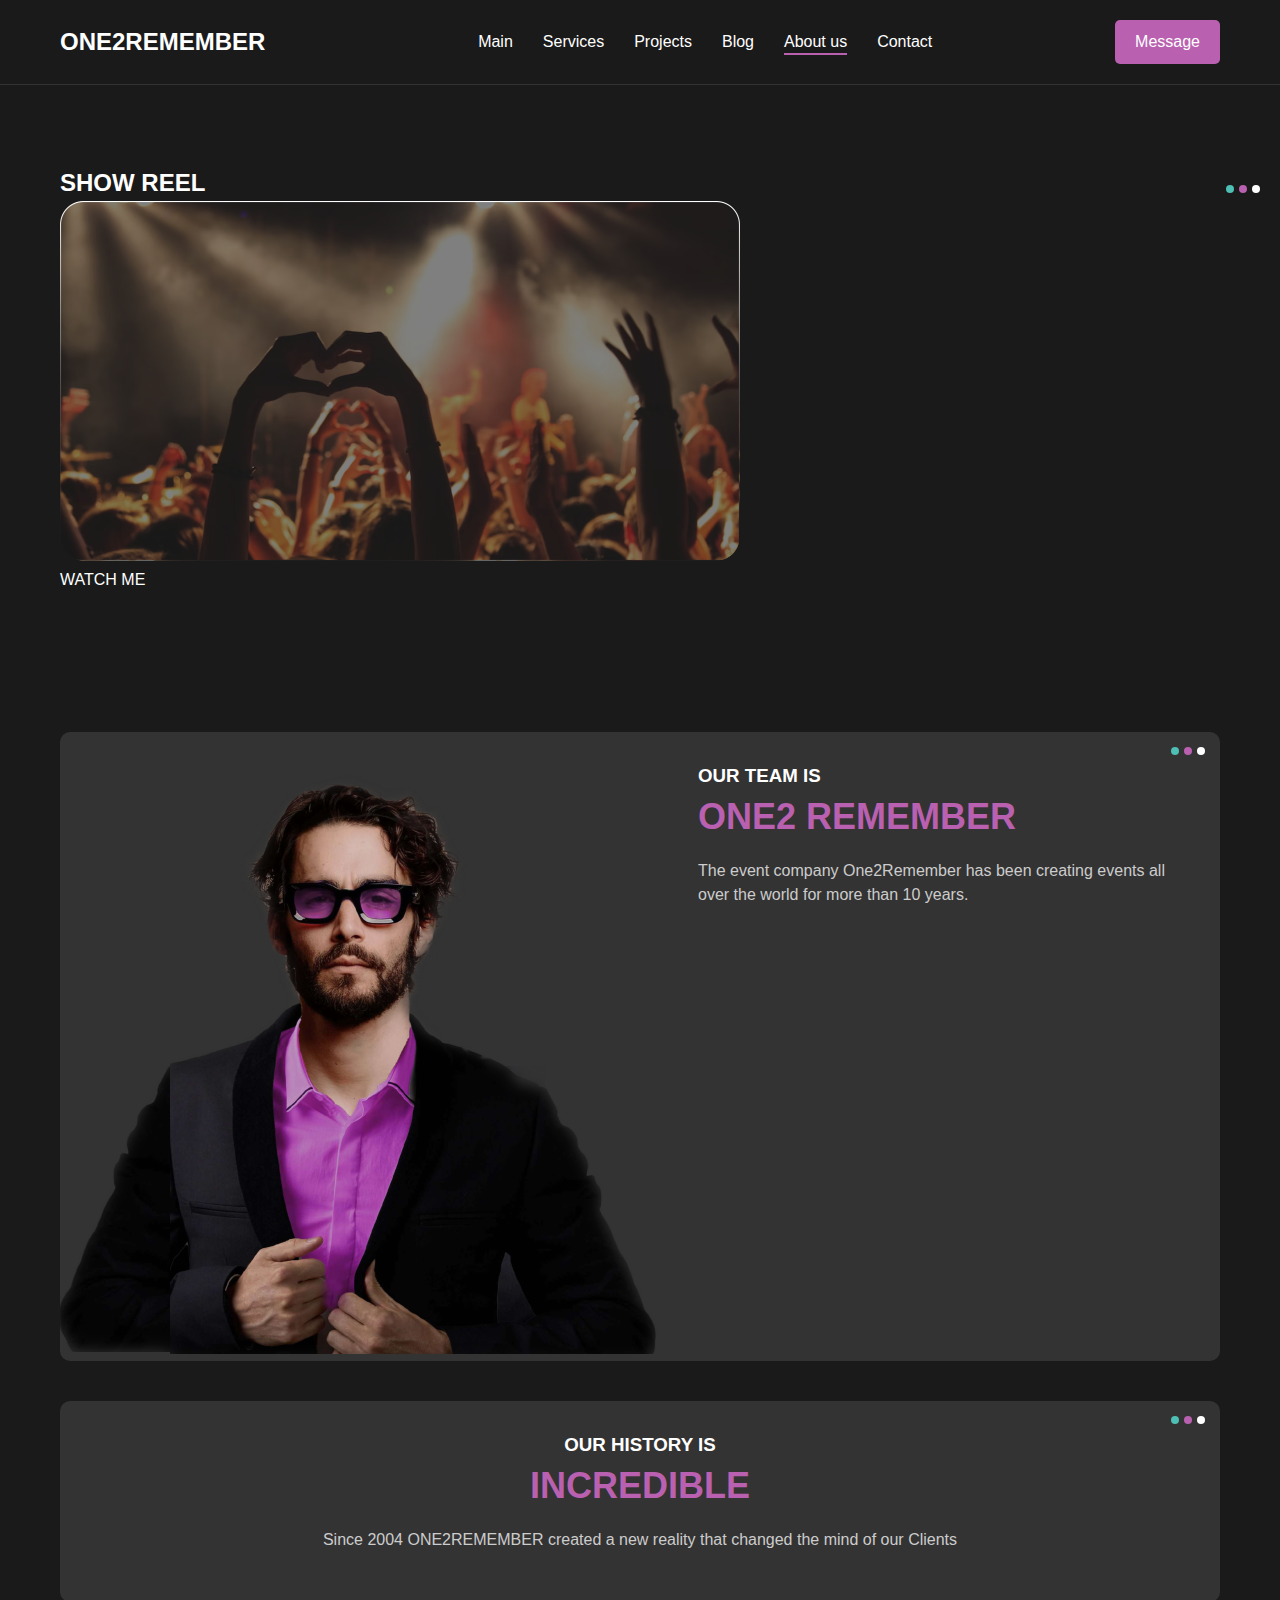
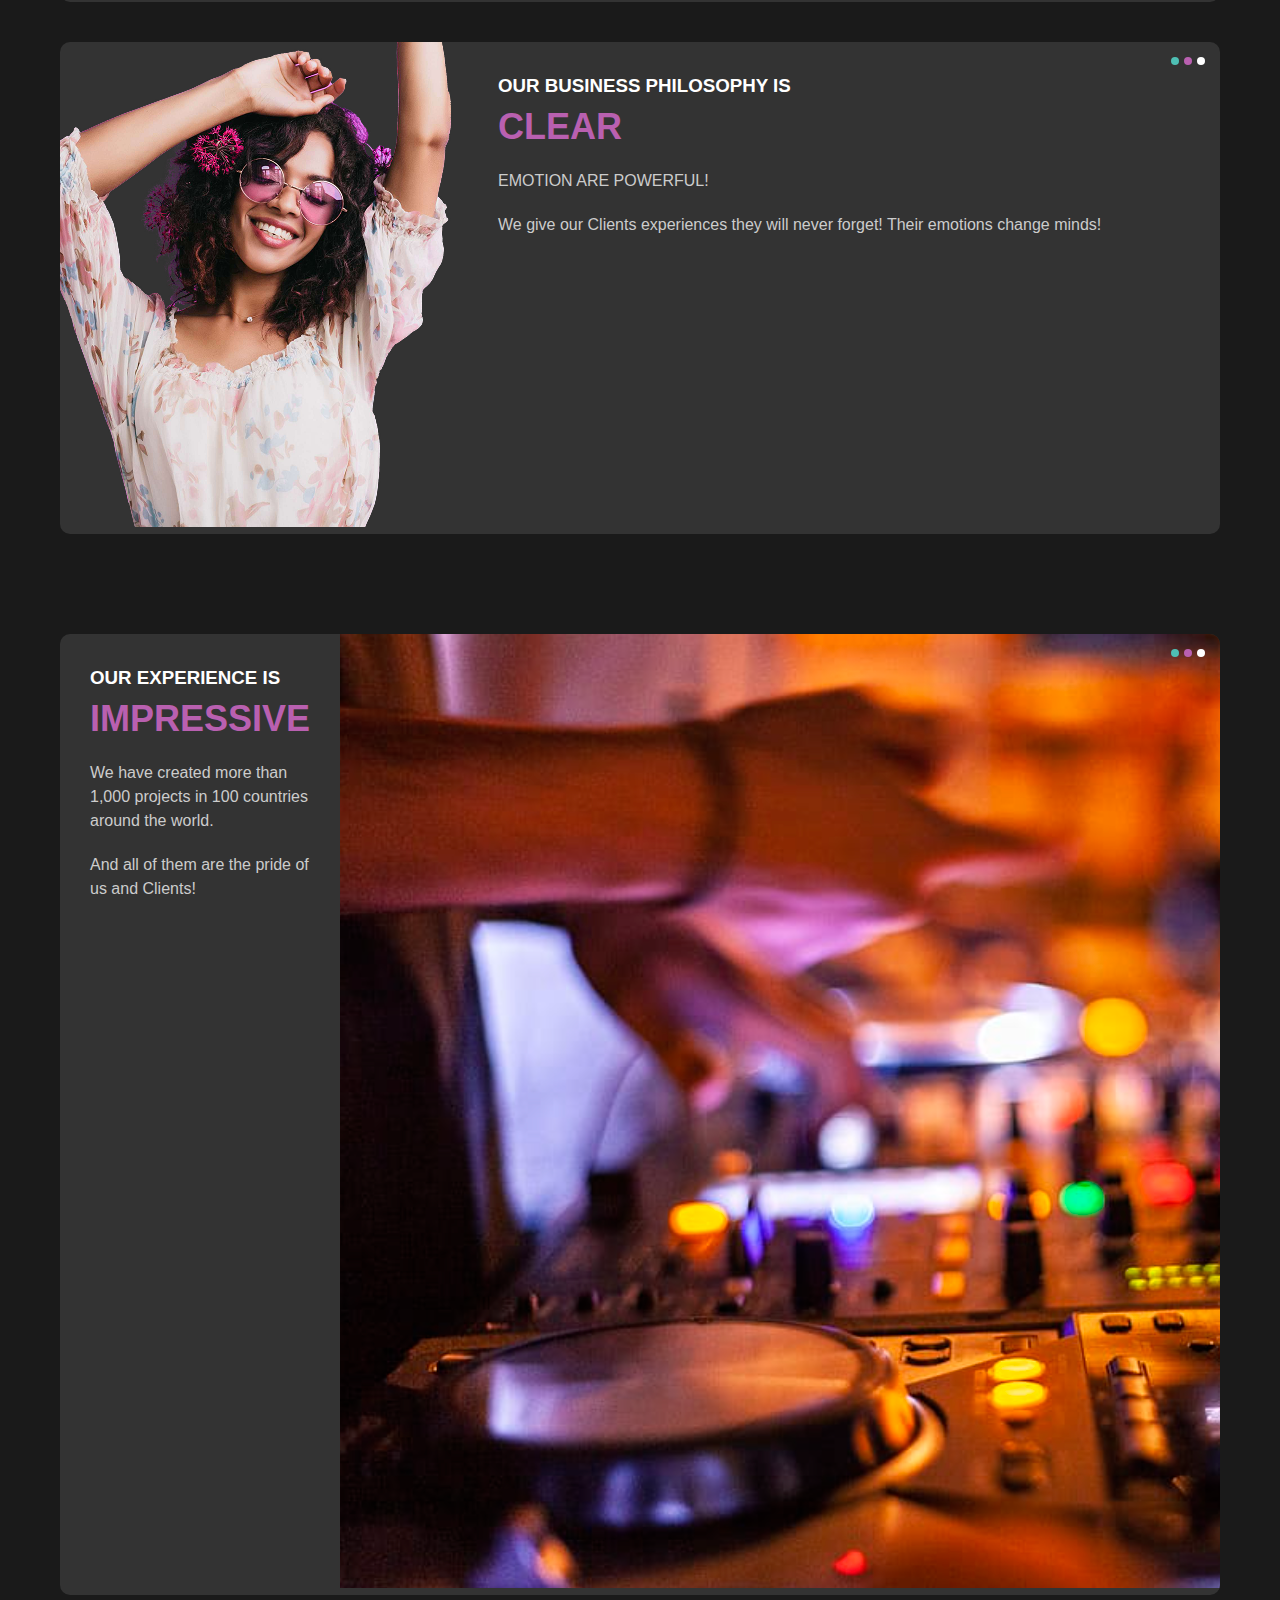
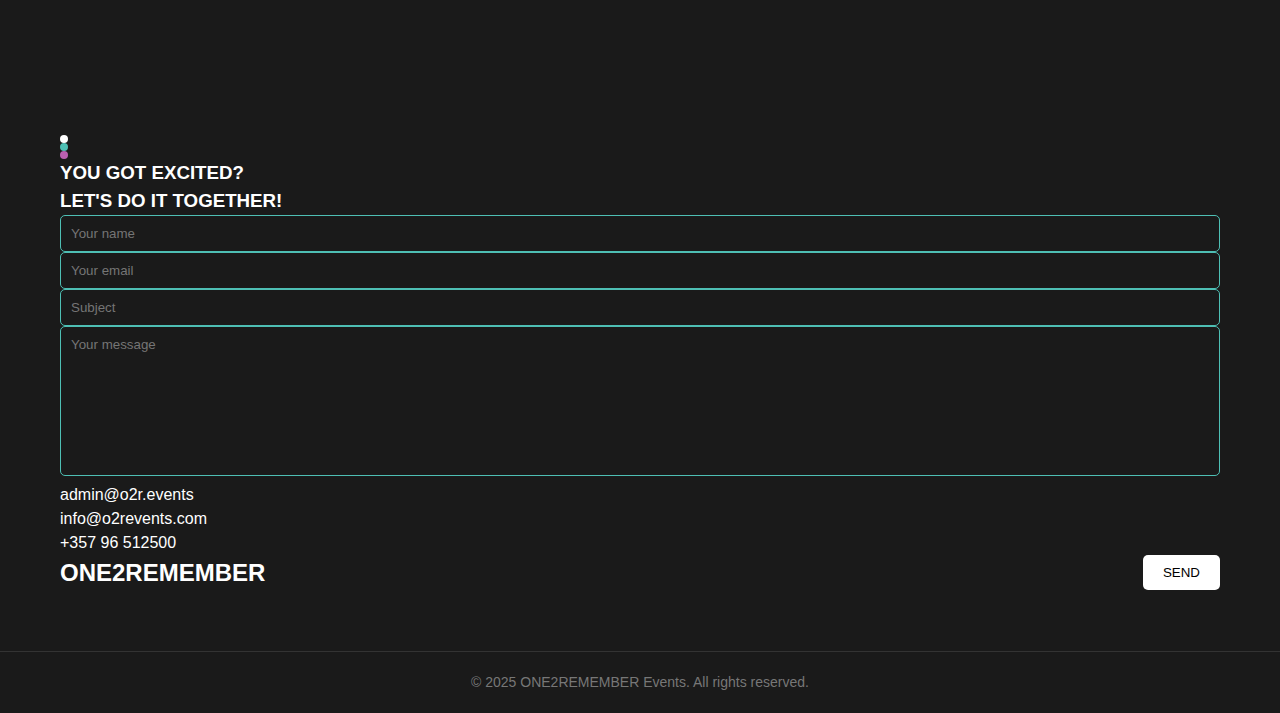
<file: about.html>
<!DOCTYPE html>
<html lang="en">
<head>
  <meta charset="UTF-8">
  <meta name="viewport" content="width=device-width, initial-scale=1.0">
  <title>About Us - ONE2REMEMBER Events</title>
  <link rel="stylesheet" href="css/styles.css">
</head>
<body>
  <header>
    <div class="container">
      <div class="nav-container">
        <a href="index.html" class="logo">ONE2REMEMBER</a>
        <nav>
          <ul class="nav-menu">
            <li><a href="index.html">Main</a></li>
            <li><a href="services.html">Services</a></li>
            <li><a href="projects.html">Projects</a></li>
            <li><a href="blog.html">Blog</a></li>
            <li><a href="about.html" class="active">About us</a></li>
            <li><a href="contact.html">Contact</a></li>
          </ul>
          <div class="menu-toggle">
            <svg width="24" height="24" viewBox="0 0 24 24" fill="none" xmlns="http://www.w3.org/2000/svg">
              <path d="M3 12H21" stroke="white" stroke-width="2" stroke-linecap="round" stroke-linejoin="round"/>
              <path d="M3 6H21" stroke="white" stroke-width="2" stroke-linecap="round" stroke-linejoin="round"/>
              <path d="M3 18H21" stroke="white" stroke-width="2" stroke-linecap="round" stroke-linejoin="round"/>
            </svg>
          </div>
        </nav>
        <a href="contact.html" class="button">Message</a>
      </div>
    </div>
  </header>

  <section class="showreel">
    <div class="container">
      <h2> SHOW REEL</h2>
      <div class="showreel-content">
        <a href="https://www.youtube.com/watch?v=4tZA5FHB4pw&ab_channel=One2remember">
          <img src="images/showreel.png" alt="Showreel">
        </a>
        <div class="play-button">
          <span></span>
        </div>
        <div class="watch-me">WATCH ME</div>
        <div class="dots-indicator" style="position: absolute; top: 20px; right: 20px;">
          <div class="colored-dot teal"></div>
          <div class="colored-dot purple"></div>
          <div class="colored-dot white"></div>
        </div>
      </div>
    </div>
  </section>

  <section class="about-section">
    <div class="container">
      <div class="about-card">
        <div class="about-image">
          <img src="images/OurTeam.png" alt="Our Team">
        </div>
        <div class="about-content">
          <h3>OUR TEAM IS</h3>
          <div class="about-highlight">ONE2 REMEMBER</div>
          <p class="about-text">The event company One2Remember has been creating events all over the world for more than 10 years.</p>
        </div>
        <div class="dots-indicator">
          <div class="colored-dot teal"></div>
          <div class="colored-dot purple"></div>
          <div class="colored-dot white"></div>
        </div>
      </div>

      <div class="about-card centered-about-card">
        <div class="about-content">
          <h3>OUR HISTORY IS</h3>
          <div class="about-highlight">INCREDIBLE</div>
          <p class="about-text">Since 2004 ONE2REMEMBER created a new reality that changed the mind of our Clients</p>
        </div>
        <div class="dots-indicator">
          <div class="colored-dot teal"></div>
          <div class="colored-dot purple"></div>
          <div class="colored-dot white"></div>
        </div>
      </div>

      <div class="about-card">
        
        <div class="about-image">
          <img src="images/OurPhilosophy.png" alt="Our Philosophy">
        </div>
        <div class="about-content">
          <h3>OUR BUSINESS PHILOSOPHY IS</h3>
          <div class="about-highlight">CLEAR</div>
          <p class="about-text">EMOTION ARE POWERFUL!</p>
          <p class="about-text">We give our Clients experiences they will never forget! Their emotions change minds!</p>
        </div>
        <div class="dots-indicator">
          <div class="colored-dot teal"></div>
          <div class="colored-dot purple"></div>
          <div class="colored-dot white"></div>
        </div>
      </div>
    </div>
  </section>

  <section class="experience-section">
    <div class="container">
      <div class="experience-card">
        <div class="experience-content">
          <h3>OUR EXPERIENCE IS</h3>
          <div class="experience-highlight">IMPRESSIVE</div>
          <p class="experience-text">We have created more than 1,000 projects in 100 countries around the world.</p>
          <p class="experience-text">And all of them are the pride of us and Clients!</p>
        </div>
        <div class="experience-image">
          <img src="images/OurExperience.png" alt="Our Experience">
        </div>
        <div class="dots-indicator">
          <div class="colored-dot teal"></div>
          <div class="colored-dot purple"></div>
          <div class="colored-dot white"></div>
        </div>
      </div>
    </div>
  </section>
  
  <section class="contact-section">
    <div class="container">
      <div class="contact-form">
        <div class="contact-dots">
          <div class="colored-dot white"></div>
          <div class="colored-dot teal"></div>
          <div class="colored-dot purple"></div>
        </div>
        <h3 class="contact-title">YOU GOT EXCITED?</h3>
        <h3 class="contact-subtitle">LET'S DO IT TOGETHER!</h3>
        
        <form method="post" action="process-form.php">
          <div class="form-fields">
            <div>
              <input type="text" name="name" class="form-input" placeholder="Your name" required>
            </div>
            <div>
              <input type="email" name="email" class="form-input" placeholder="Your email" required>
            </div>
            <div>
              <input type="text" name="subject" class="form-input" placeholder="Subject" required>
            </div>
            <div class="textarea-field">
              <textarea name="message" class="form-input" placeholder="Your message" required></textarea>
            </div>
          </div>
          
          <div class="contact-info">
            <p>admin@o2r.events</p>
            <p>info@o2revents.com</p>
            <p>+357 96 512500</p>
          </div>
          
          <a href="index.html" class="logo">ONE2REMEMBER</a>
          
          <button type="submit" class="submit-button">SEND</button>
        </form>
      </div>
    </div>
  </section>

  <footer>
    <div class="container">
      <p>&copy; 2025 ONE2REMEMBER Events. All rights reserved.</p>
    </div>
  </footer>

  <script>
    // Mobile menu toggle
    document.addEventListener('DOMContentLoaded', function() {
      const menuToggle = document.querySelector('.menu-toggle');
      const navMenu = document.querySelector('.nav-menu');
      
      menuToggle.addEventListener('click', function() {
        navMenu.classList.toggle('active');
      });
    });
  </script>
</body>
</html>
</file>
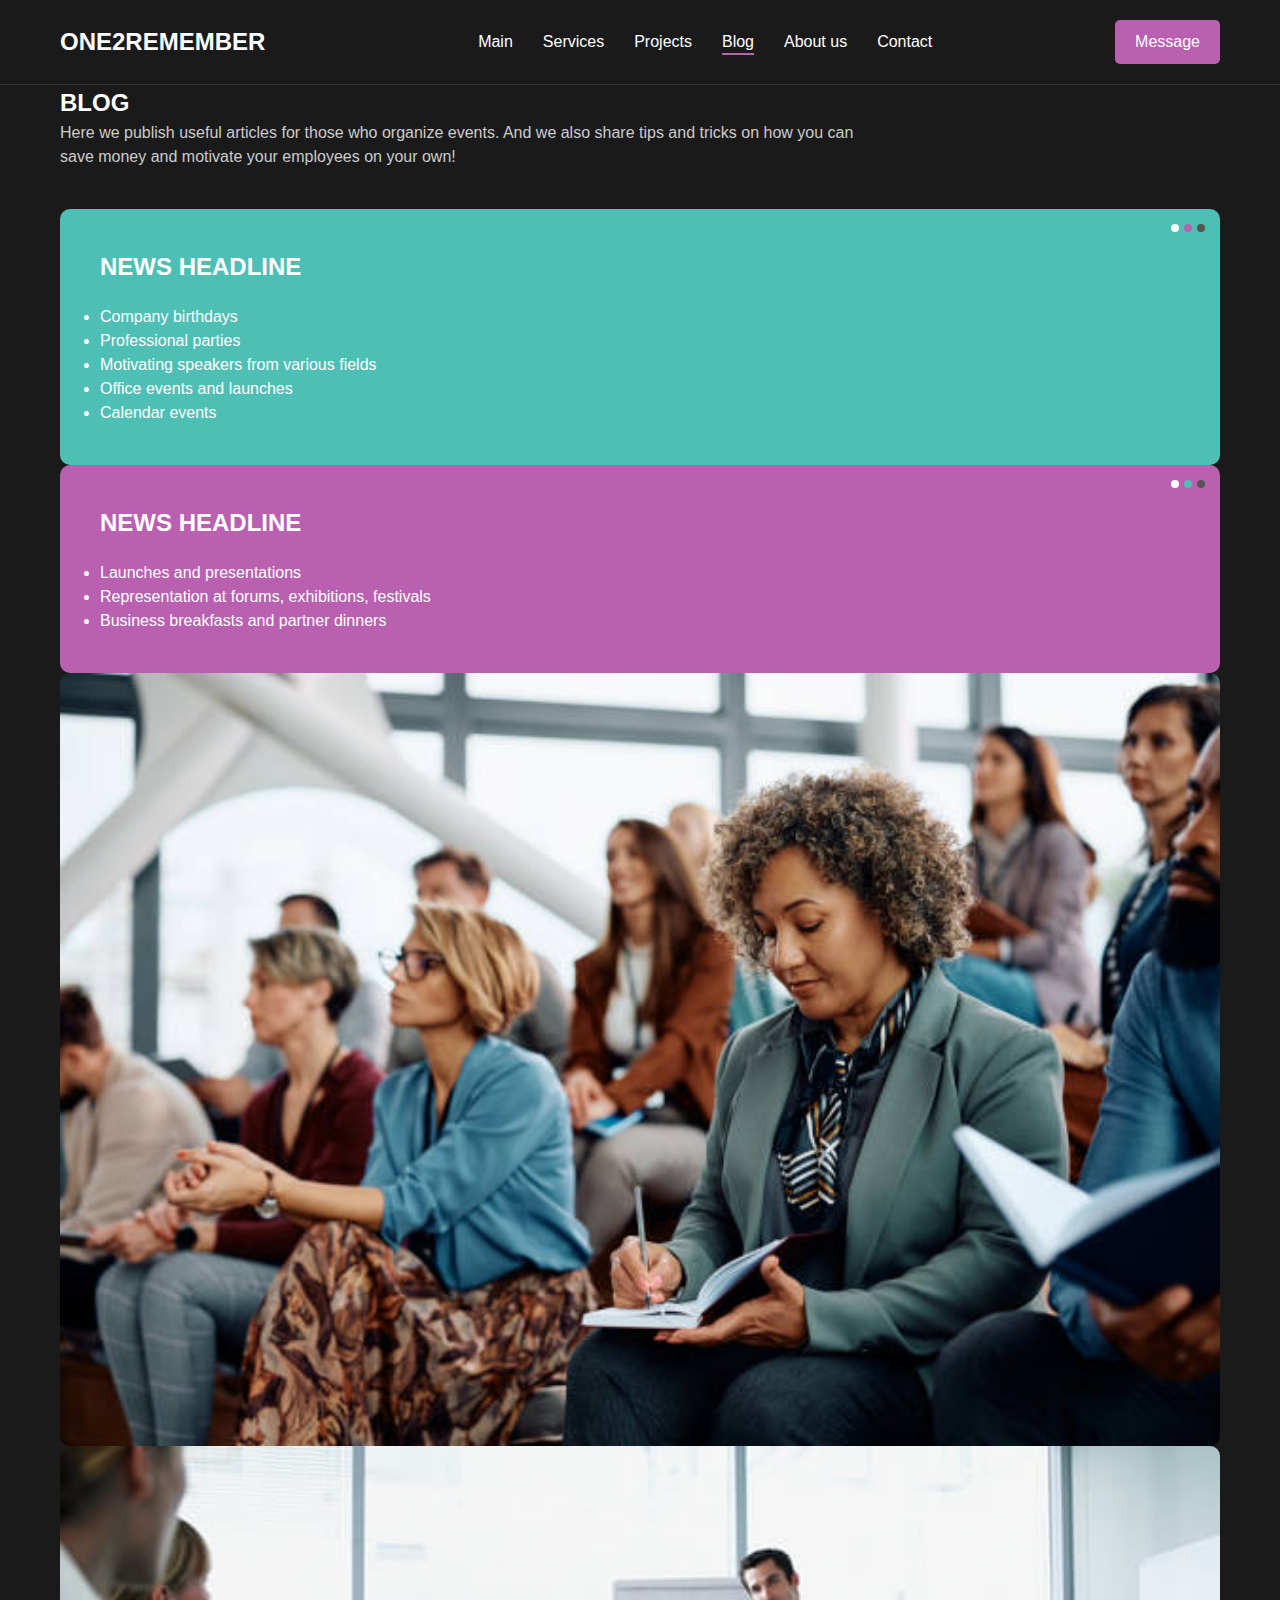
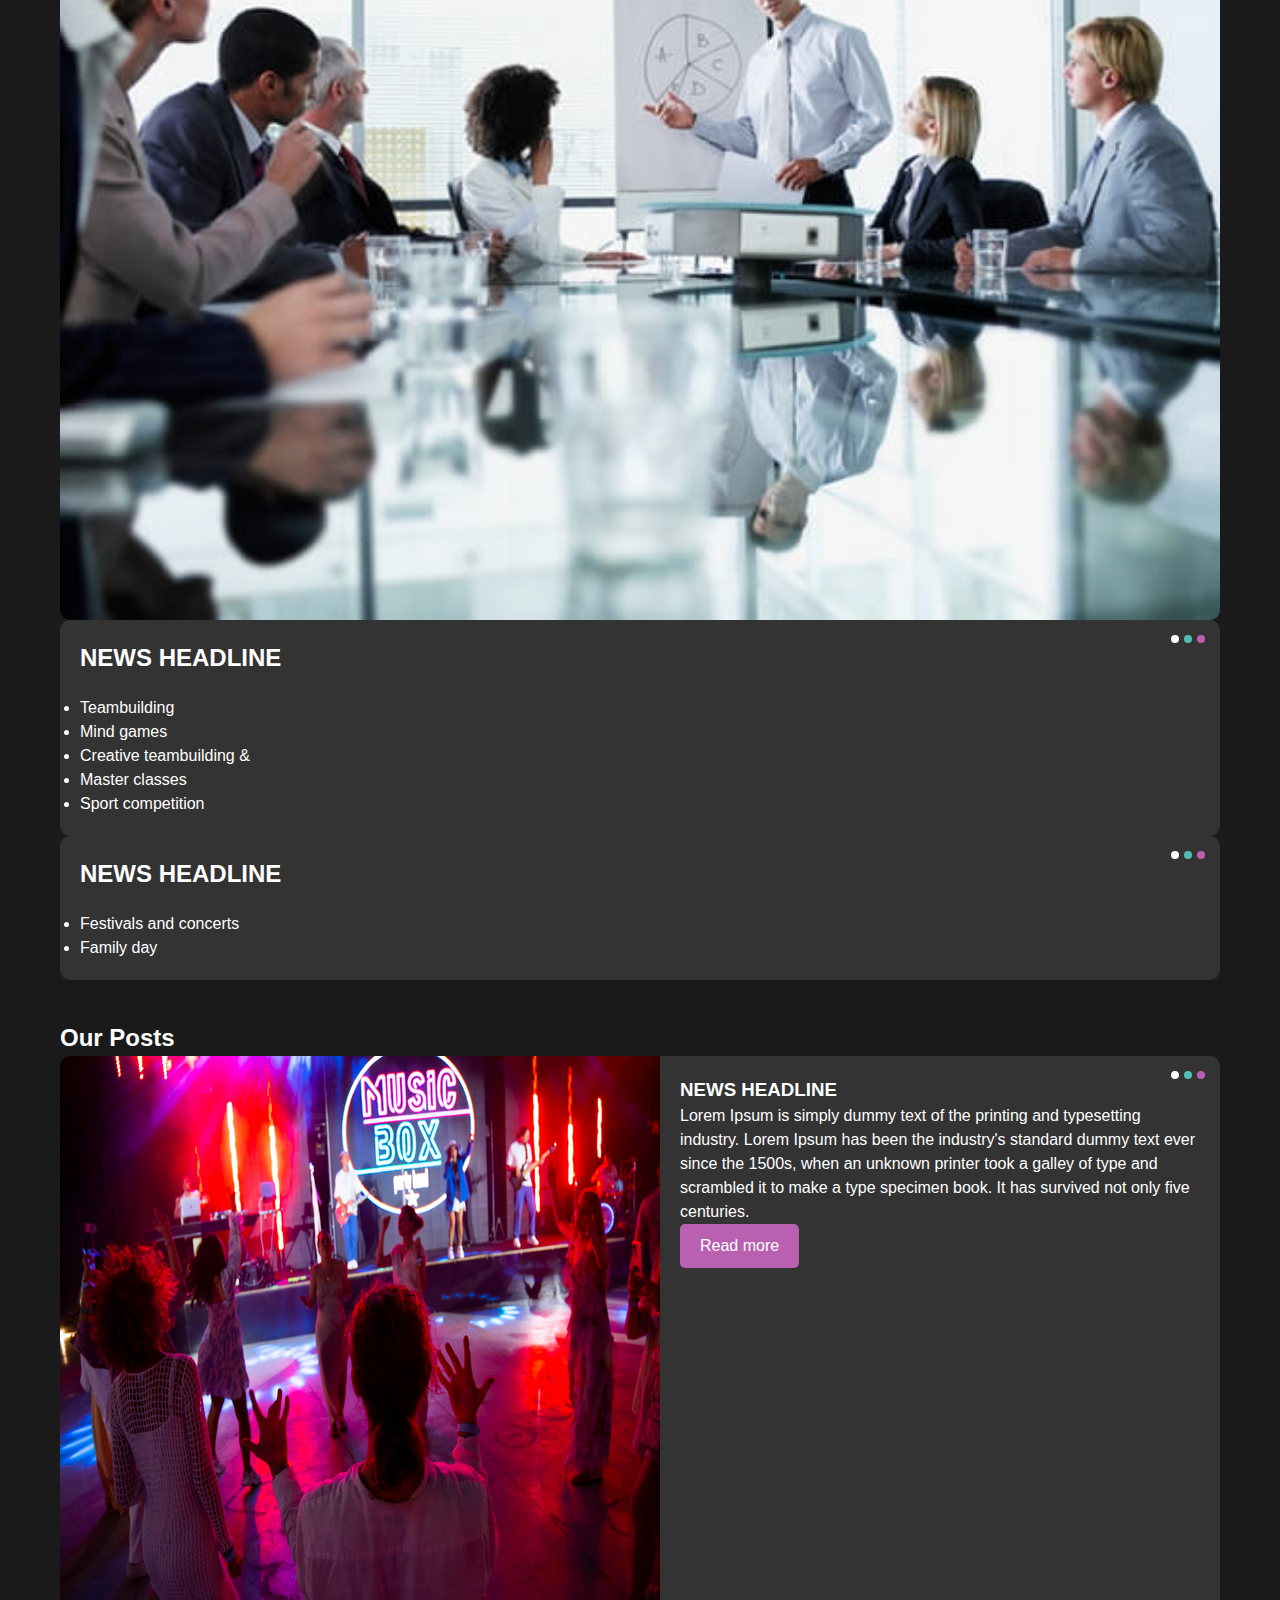
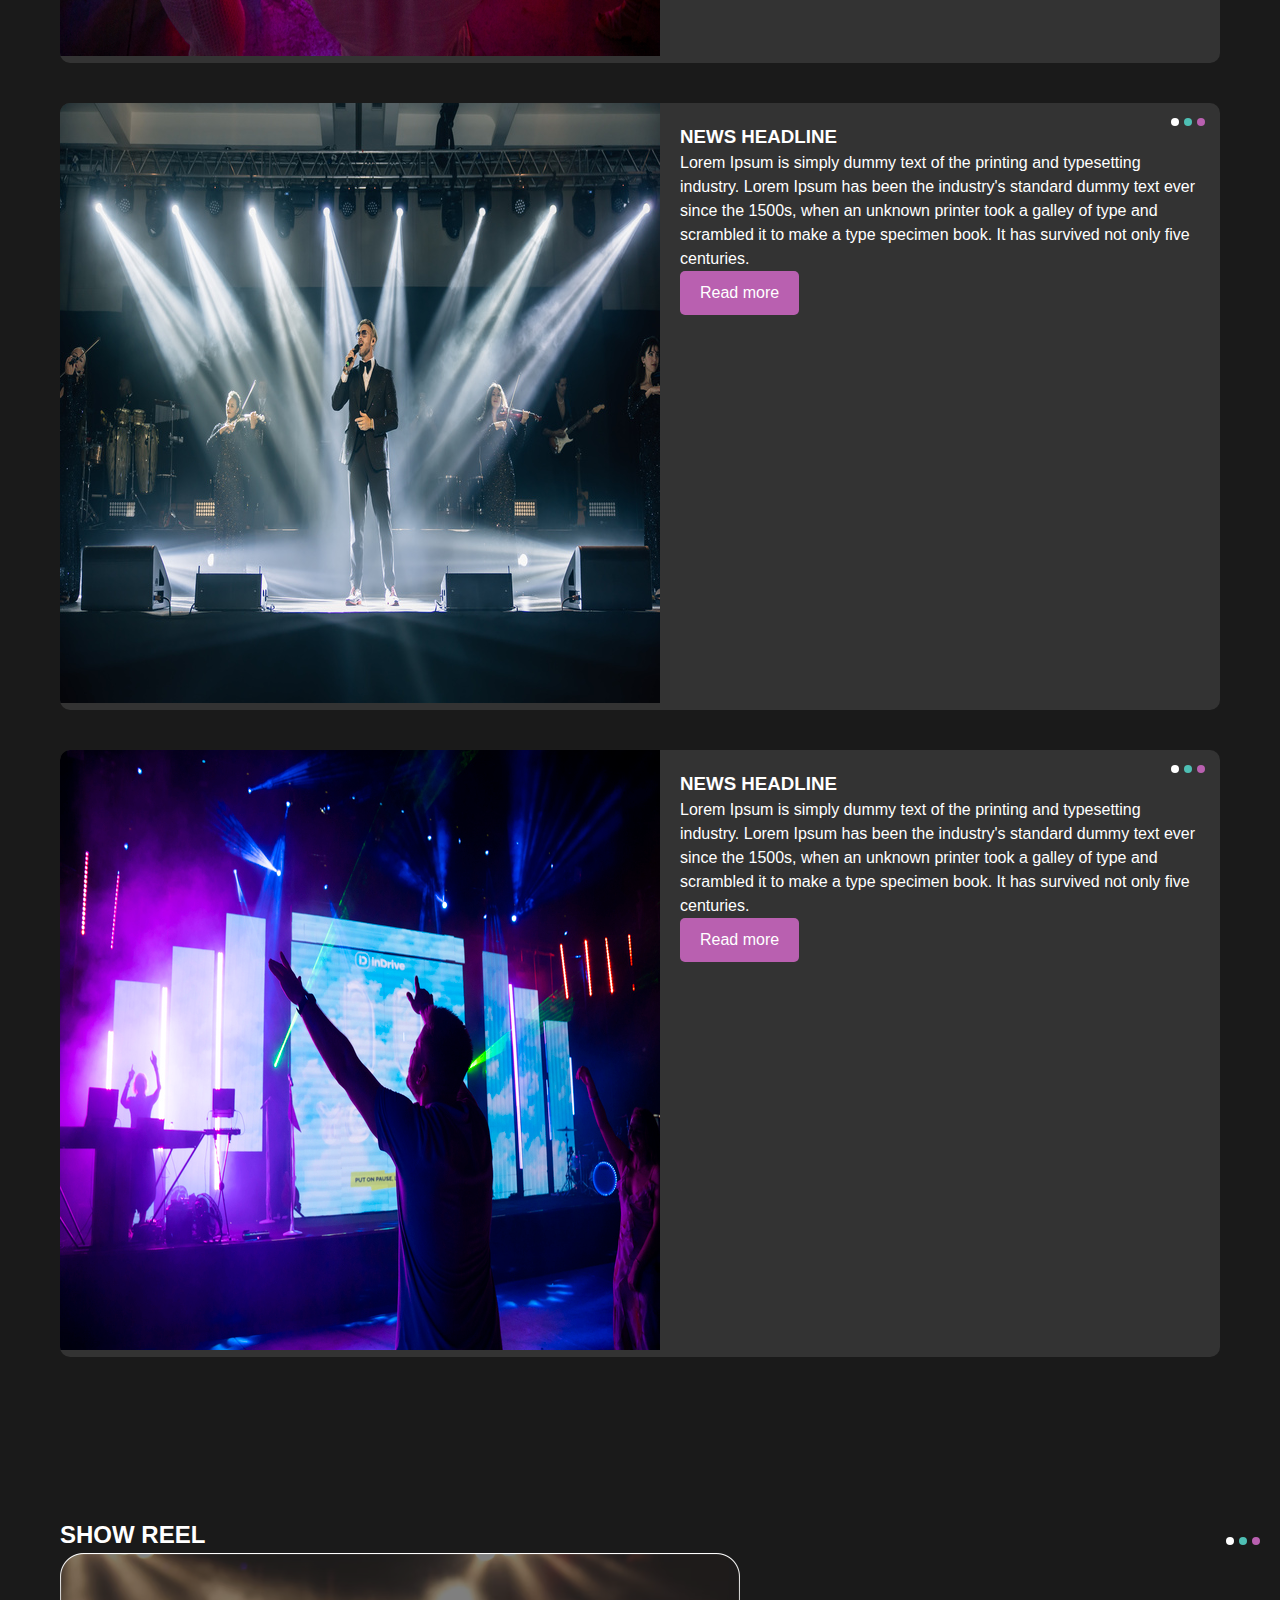
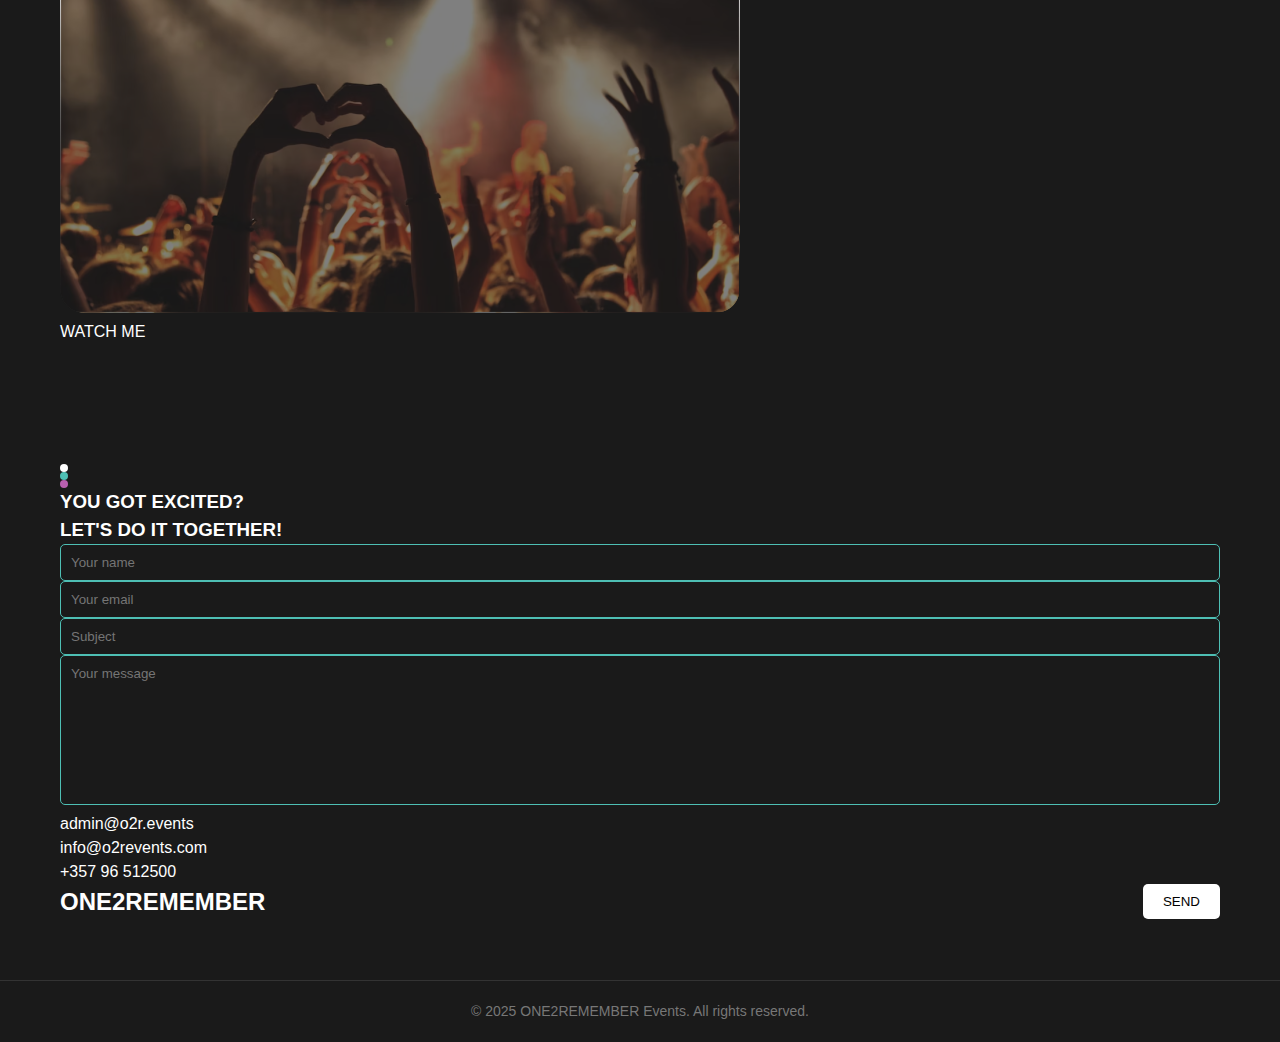
<file: blog.html>
<!DOCTYPE html>
<html lang="en">
<head>
  <meta charset="UTF-8">
  <meta name="viewport" content="width=device-width, initial-scale=1.0">
  <title>Blog - ONE2REMEMBER Events</title>
  <link rel="stylesheet" href="css/styles.css">
</head>
<body>
  <header>
    <div class="container">
      <div class="nav-container">
        <a href="index.html" class="logo">ONE2REMEMBER</a>
        <nav>
          <ul class="nav-menu">
            <li><a href="index.html">Main</a></li>
            <li><a href="services.html">Services</a></li>
            <li><a href="projects.html">Projects</a></li>
            <li><a href="blog.html" class="active">Blog</a></li>
            <li><a href="about.html">About us</a></li>
            <li><a href="contact.html">Contact</a></li>
          </ul>
          <div class="menu-toggle">
            <svg width="24" height="24" viewBox="0 0 24 24" fill="none" xmlns="http://www.w3.org/2000/svg">
              <path d="M3 12H21" stroke="white" stroke-width="2" stroke-linecap="round" stroke-linejoin="round"/>
              <path d="M3 6H21" stroke="white" stroke-width="2" stroke-linecap="round" stroke-linejoin="round"/>
              <path d="M3 18H21" stroke="white" stroke-width="2" stroke-linecap="round" stroke-linejoin="round"/>
            </svg>
          </div>
        </nav>
        <a href="contact.html" class="button">Message</a>
      </div>
    </div>
  </header>

  <section class="blog-section">
    <div class="container">
      <h2>BLOG</h2>
      <p class="blog-intro">Here we publish useful articles for those who organize events. And we also share tips and tricks on how you can save money and motivate your employees on your own!</p>
      
      <div class="blog-grid">
        <div class="blog-card teal">
          <div class="dots-indicator">
            <div class="colored-dot white"></div>
            <div class="colored-dot purple"></div>
            <div class="colored-dot gray"></div>
          </div>
          <div class="blog-card-content">
            <h3>NEWS HEADLINE</h3>
            <ul>
              <li>Company birthdays</li>
              <li>Professional parties</li>
              <li>Motivating speakers from various fields</li>
              <li>Office events and launches</li>
              <li>Calendar events</li>
            </ul>
          </div>
        </div>
        
        <div class="blog-card purple">
          <div class="dots-indicator">
            <div class="colored-dot white"></div>
            <div class="colored-dot teal"></div>
            <div class="colored-dot gray"></div>
          </div>
          <div class="blog-card-content">
            <h3>NEWS HEADLINE</h3>
            <ul>
              <li>Launches and presentations</li>
              <li>Representation at forums, exhibitions, festivals</li>
              <li>Business breakfasts and partner dinners</li>
            </ul>
          </div>
        </div>
        
        <div class="blog-card dark">
          <img src="images/seminars.png" alt="News" onerror="this.src='images/ERROR.png'">
        </div>
        
        <div class="blog-card dark">
          <img src="images/trainings.png" alt="News" onerror="this.src='images/ERROR.png'">
        </div>
        
        <div class="blog-card dark">
          <div class="dots-indicator">
            <div class="colored-dot white"></div>
            <div class="colored-dot teal"></div>
            <div class="colored-dot purple"></div>
          </div>
          <div class="blog-card-content">
            <h3>NEWS HEADLINE</h3>
            <ul>
              <li>Teambuilding</li>
              <li>Mind games</li>
              <li>Creative teambuilding &</li>
              <li>Master classes</li>
              <li>Sport competition</li>
            </ul>
          </div>
        </div>
        
        <div class="blog-card dark">
          <div class="dots-indicator">
            <div class="colored-dot white"></div>
            <div class="colored-dot teal"></div>
            <div class="colored-dot purple"></div>
          </div>
          <div class="blog-card-content">
            <h3>NEWS HEADLINE</h3>
            <ul>
              <li>Festivals and concerts</li>
              <li>Family day</li>
            </ul>
          </div>
        </div>
      </div>
    </div>
  </section>

  <section class="news-section">
    <div class="container">
      <h2>Our Posts</h2>
      
      <div class="news-item">
        <div class="news-image">
          <img src="images/PostImage.png" alt="News" onerror="this.src='images/ERROR.png'">
        </div>
        <div class="news-content">
          <div class="dots-indicator">
            <div class="colored-dot white"></div>
            <div class="colored-dot teal"></div>
            <div class="colored-dot purple"></div>
          </div>
          <h3>NEWS HEADLINE</h3>
          <p>Lorem Ipsum is simply dummy text of the printing and typesetting industry. Lorem Ipsum has been the industry's standard dummy text ever since the 1500s, when an unknown printer took a galley of type and scrambled it to make a type specimen book. It has survived not only five centuries.</p>
          <a href="#" class="read-more">Read more</a>
        </div>
      </div>
      
      <div class="news-item">
        <div class="news-image">
          <img src="images/PostImage1.png" alt="News" onerror="this.src='images/ERROR.png'">
        </div>
        <div class="news-content">
          <div class="dots-indicator">
            <div class="colored-dot white"></div>
            <div class="colored-dot teal"></div>
            <div class="colored-dot purple"></div>
          </div>
          <h3>NEWS HEADLINE</h3>
          <p>Lorem Ipsum is simply dummy text of the printing and typesetting industry. Lorem Ipsum has been the industry's standard dummy text ever since the 1500s, when an unknown printer took a galley of type and scrambled it to make a type specimen book. It has survived not only five centuries.</p>
          <a href="#" class="read-more">Read more</a>
        </div>
      </div>
      
      <div class="news-item">
        <div class="news-image">
          <img src="images/PostImage2.png" alt="News" onerror="this.src='images/ERROR.png'">
        </div>
        <div class="news-content">
          <div class="dots-indicator">
            <div class="colored-dot white"></div>
            <div class="colored-dot teal"></div>
            <div class="colored-dot purple"></div>
          </div>
          <h3>NEWS HEADLINE</h3>
          <p>Lorem Ipsum is simply dummy text of the printing and typesetting industry. Lorem Ipsum has been the industry's standard dummy text ever since the 1500s, when an unknown printer took a galley of type and scrambled it to make a type specimen book. It has survived not only five centuries.</p>
          <a href="#" class="read-more">Read more</a>
        </div>
      </div>
      
     
    </div>
  </section>

  <section class="showreel">
    <div class="container">
      <h2> SHOW REEL
      </h2>
      <div class="showreel-content">
        <a href="https://www.youtube.com/watch?v=4tZA5FHB4pw&ab_channel=One2remember">
          <img src="images/showreel.png" alt="Showreel" onerror="this.src='images/ERROR.png'">
        </a>
        <div class="play-button">
          <span></span>
        </div>
        <div class="watch-me">WATCH ME</div>
        <div class="dots-indicator" style="position: absolute; top: 20px; right: 20px;">
          <div class="colored-dot white"></div>
          <div class="colored-dot teal"></div>
          <div class="colored-dot purple"></div>
        </div>
      </div>
    </div>
  </section>

  
  <section class="contact-section">
    <div class="container">
      <div class="contact-form">
        <div class="contact-dots">
          <div class="colored-dot white"></div>
          <div class="colored-dot teal"></div>
          <div class="colored-dot purple"></div>
        </div>
        <h3 class="contact-title">YOU GOT EXCITED?</h3>
        <h3 class="contact-subtitle">LET'S DO IT TOGETHER!</h3>
        
        <form method="post" action="process-form.php">
          <div class="form-fields">
            <div>
              <input type="text" name="name" class="form-input" placeholder="Your name" required>
            </div>
            <div>
              <input type="email" name="email" class="form-input" placeholder="Your email" required>
            </div>
            <div>
              <input type="text" name="subject" class="form-input" placeholder="Subject" required>
            </div>
            <div class="textarea-field">
              <textarea name="message" class="form-input" placeholder="Your message" required></textarea>
            </div>
          </div>
          
          <div class="contact-info">
            <p>admin@o2r.events</p>
            <p>info@o2revents.com</p>
            <p>+357 96 512500</p>
          </div>
          
          <a href="index.html" class="logo">ONE2REMEMBER</a>
          
          <button type="submit" class="submit-button">SEND</button>
        </form>
      </div>
    </div>
  </section>

  <footer>
    <div class="container">
      <p>&copy; 2025 ONE2REMEMBER Events. All rights reserved.</p>
    </div>
  </footer>

  <script>
    // Mobile menu toggle
    document.addEventListener('DOMContentLoaded', function() {
      const menuToggle = document.querySelector('.menu-toggle');
      const navMenu = document.querySelector('.nav-menu');
      
      menuToggle.addEventListener('click', function() {
        navMenu.classList.toggle('active');
      });
    });
  </script>
</body>
</html>
</file>
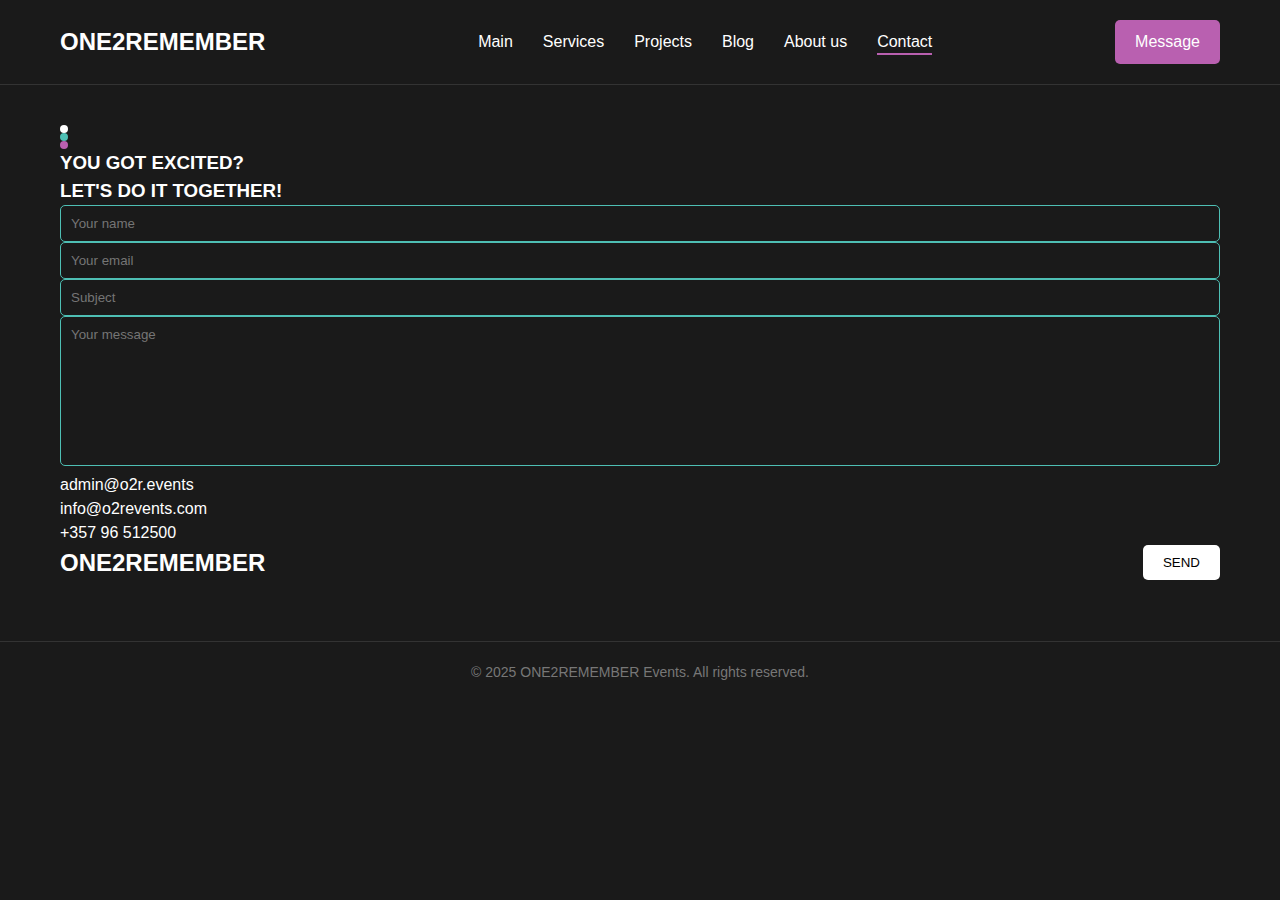
<file: contact.html>
<!DOCTYPE html>
<html lang="en">
<head>
  <meta charset="UTF-8">
  <meta name="viewport" content="width=device-width, initial-scale=1.0">
  <title>Contacts - ONE2REMEMBER Events</title>
  <link rel="stylesheet" href="css/styles.css">
</head>
<body>
  <header>
    <div class="container">
      <div class="nav-container">
        <a href="index.html" class="logo">ONE2REMEMBER</a>
        <nav>
          <ul class="nav-menu">
            <li><a href="index.html">Main</a></li>
            <li><a href="services.html">Services</a></li>
            <li><a href="projects.html">Projects</a></li>
            <li><a href="blog.html">Blog</a></li>
            <li><a href="about.html">About us</a></li>
            <li><a href="contact.html" class="active">Contact</a></li>
          </ul>
          <div class="menu-toggle">
            <svg width="24" height="24" viewBox="0 0 24 24" fill="none" xmlns="http://www.w3.org/2000/svg">
              <path d="M3 12H21" stroke="white" stroke-width="2" stroke-linecap="round" stroke-linejoin="round"/>
              <path d="M3 6H21" stroke="white" stroke-width="2" stroke-linecap="round" stroke-linejoin="round"/>
              <path d="M3 18H21" stroke="white" stroke-width="2" stroke-linecap="round" stroke-linejoin="round"/>
            </svg>
          </div>
        </nav>
        <a href="contact.html" class="button">Message</a>
      </div>
    </div>
  </header>
  
  <section class="contact-section">
    <div class="container">
      <div class="contact-form">
        <div class="contact-dots">
          <div class="colored-dot white"></div>
          <div class="colored-dot teal"></div>
          <div class="colored-dot purple"></div>
        </div>
        <h3 class="contact-title">YOU GOT EXCITED?</h3>
        <h3 class="contact-subtitle">LET'S DO IT TOGETHER!</h3>
        
        <form method="post" action="process-form.php">
          <div class="form-fields">
            <div>
              <input type="text" name="name" class="form-input" placeholder="Your name" required>
            </div>
            <div>
              <input type="email" name="email" class="form-input" placeholder="Your email" required>
            </div>
            <div>
              <input type="text" name="subject" class="form-input" placeholder="Subject" required>
            </div>
            <div class="textarea-field">
              <textarea name="message" class="form-input" placeholder="Your message" required></textarea>
            </div>
          </div>
          
          <div class="contact-info">
            <p>admin@o2r.events</p>
            <p>info@o2revents.com</p>
            <p>+357 96 512500</p>
          </div>
          
          <a href="index.html" class="logo">ONE2REMEMBER</a>
          
          <button type="submit" class="submit-button">SEND</button>
        </form>
      </div>
    </div>
  </section>

  <footer>
    <div class="container">
      <p>&copy; 2025 ONE2REMEMBER Events. All rights reserved.</p>
    </div>
  </footer>

  <script>
    // Mobile menu toggle
    document.addEventListener('DOMContentLoaded', function() {
      const menuToggle = document.querySelector('.menu-toggle');
      const navMenu = document.querySelector('.nav-menu');
      
      menuToggle.addEventListener('click', function() {
        navMenu.classList.toggle('active');
      });
    });
  </script>
</body>
</html>
</file>
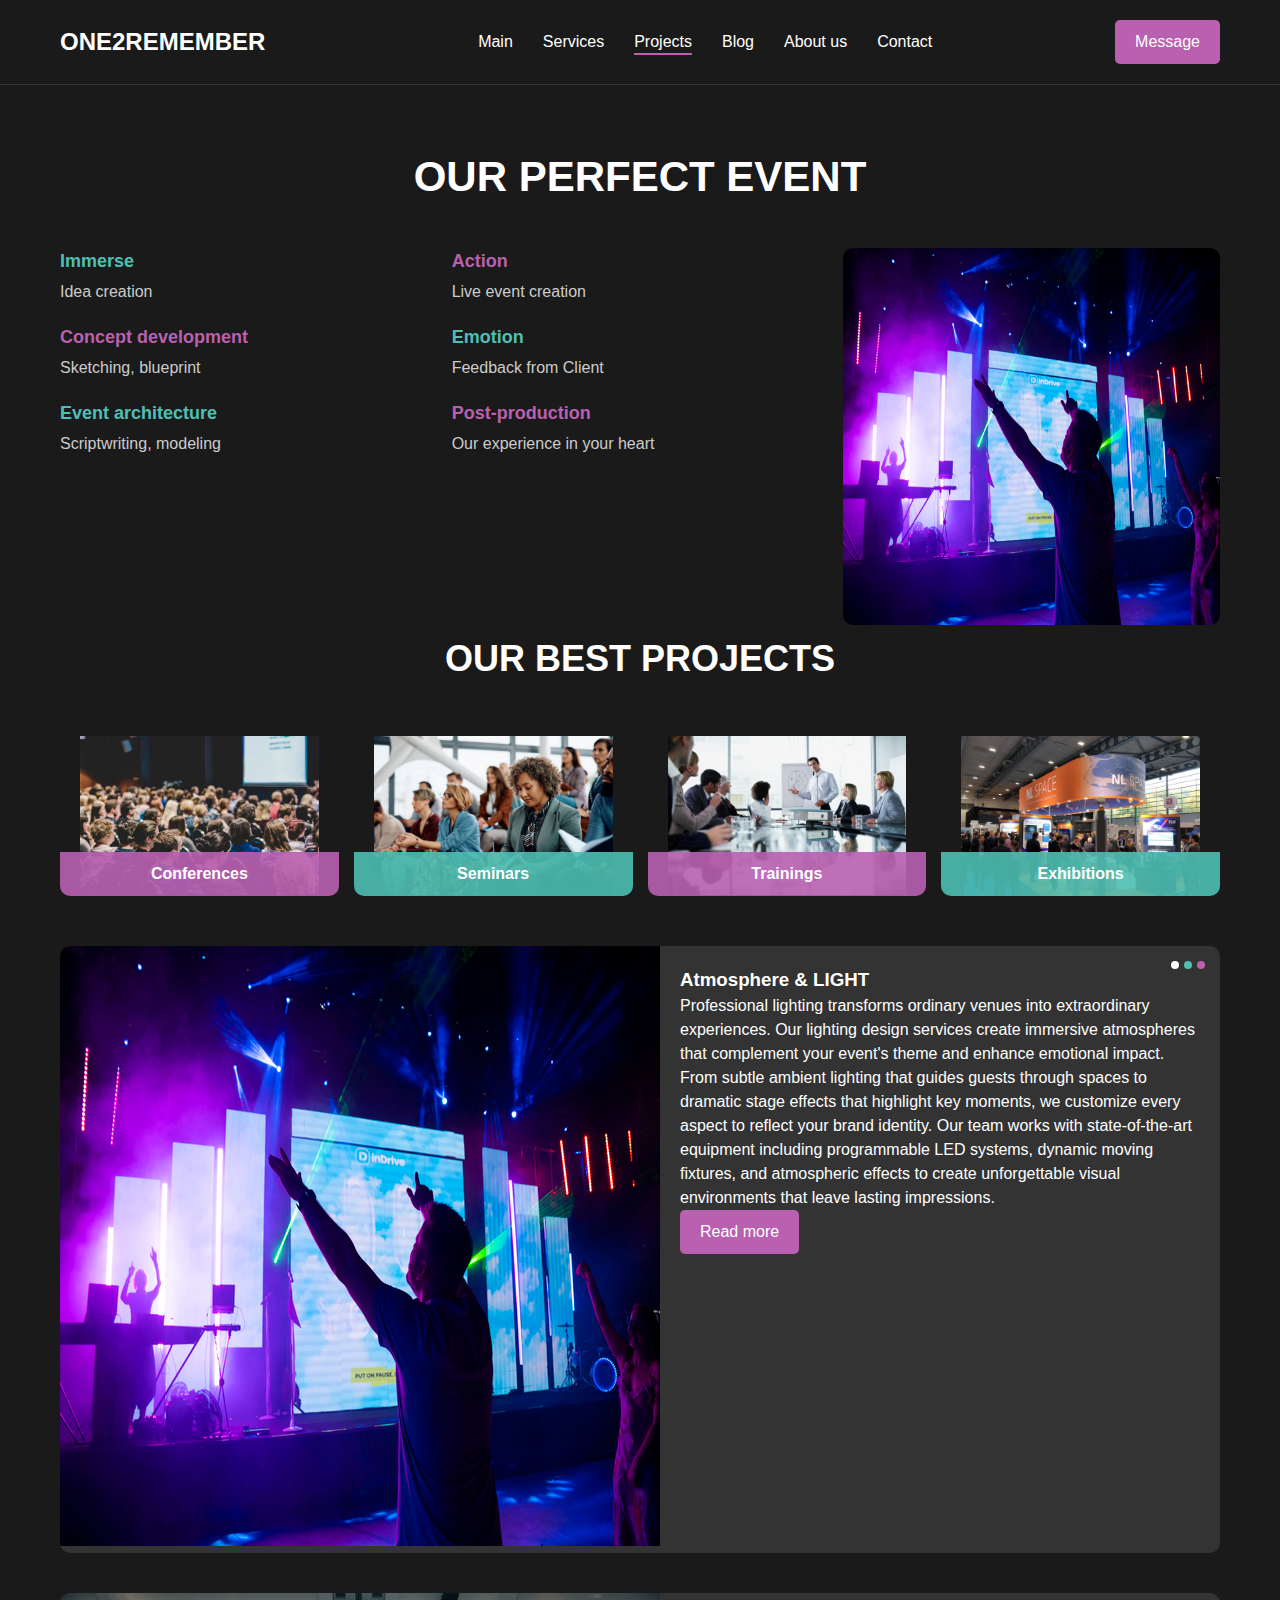
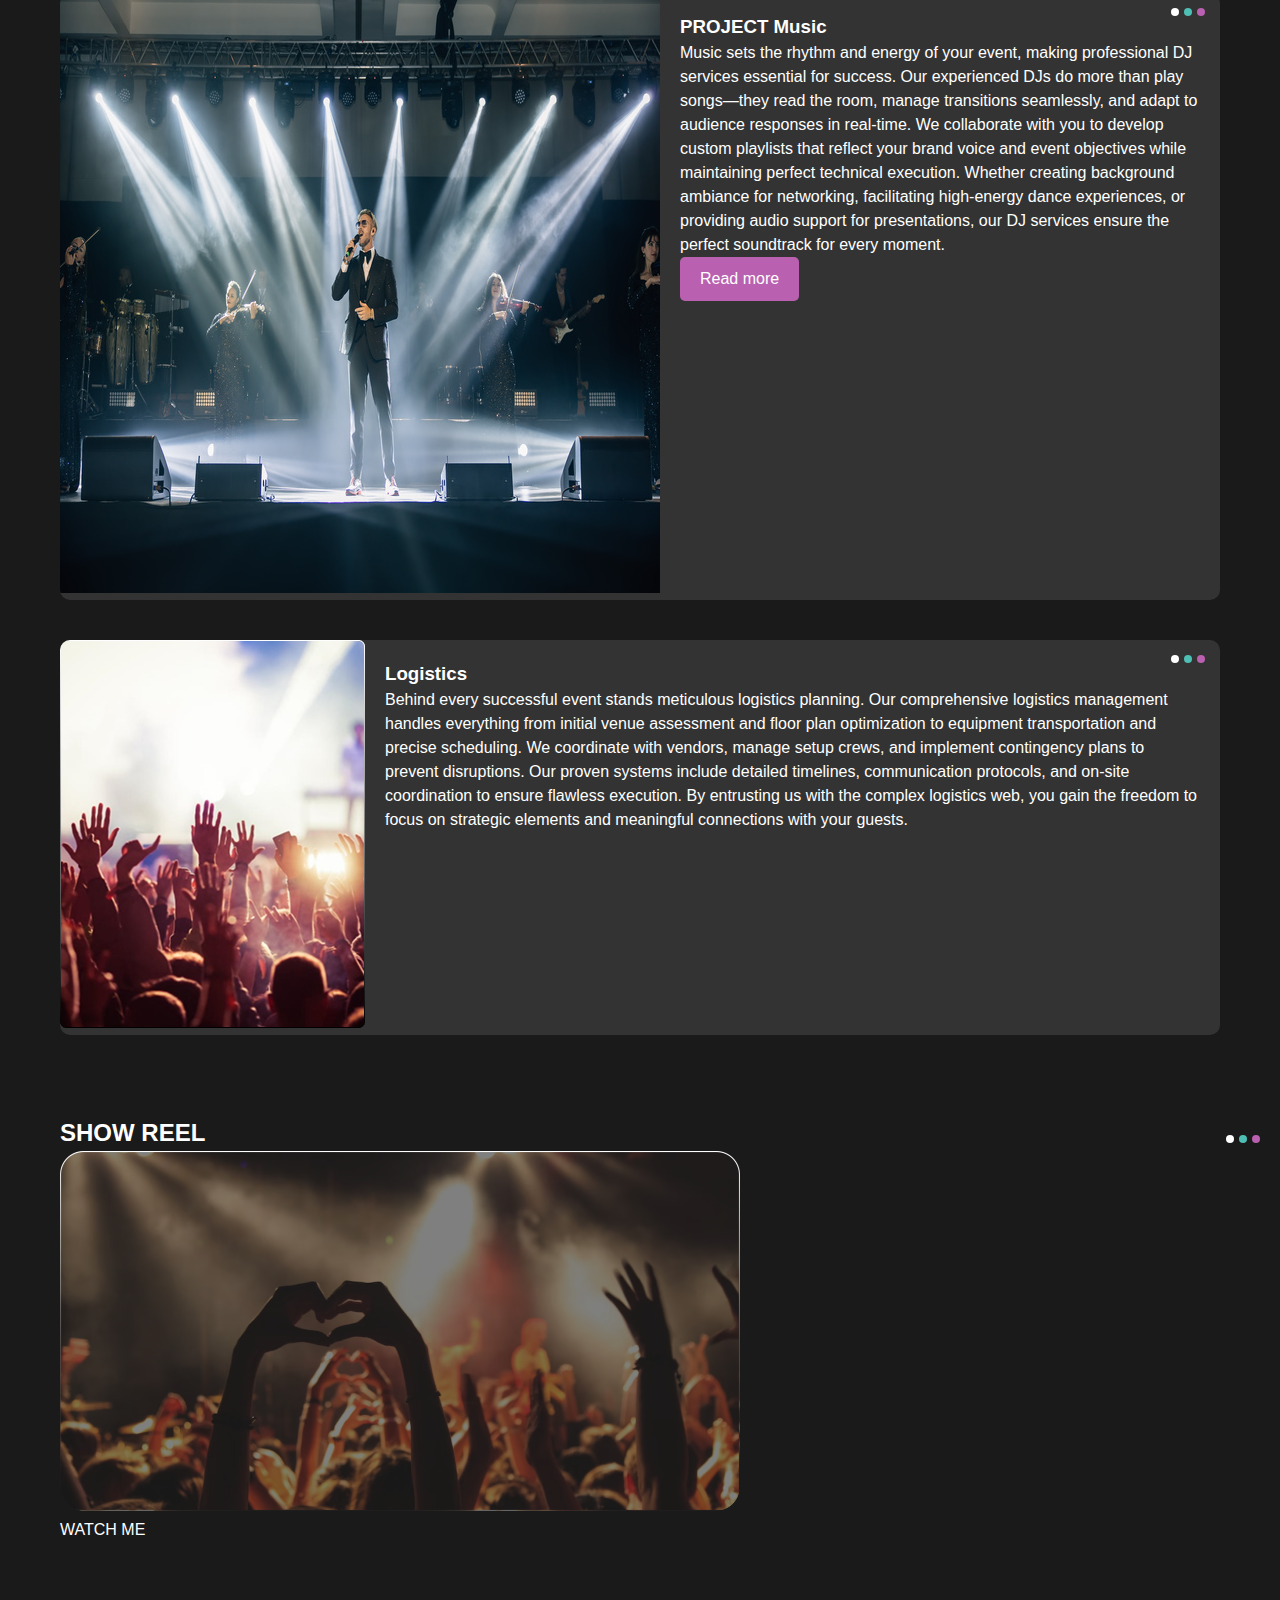
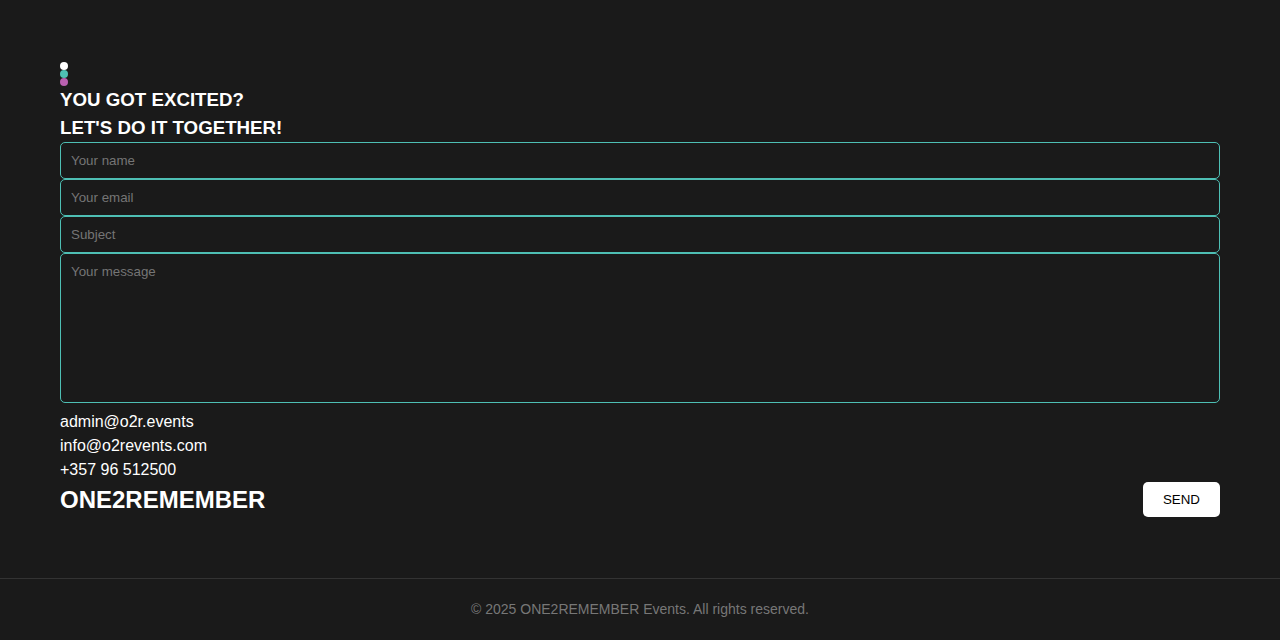
<file: projects.html>
<!DOCTYPE html>
<html lang="en">
<head>
  <meta charset="UTF-8">
  <meta name="viewport" content="width=device-width, initial-scale=1.0">
  <title>Projects | ONE2REMEMBER Events</title>
  <link rel="stylesheet" href="css/styles.css">
</head>
<body>
  <header>
    <div class="container">
      <div class="nav-container">
        <a href="index.html" class="logo">ONE2REMEMBER</a>
        <nav>
          <ul class="nav-menu">
            <li><a href="index.html">Main</a></li>
            <li><a href="services.html">Services</a></li>
            <li><a href="projects.html" class="active">Projects</a></li>
            <li><a href="blog.html">Blog</a></li>
            <li><a href="about.html">About us</a></li>
            <li><a href="contact.html">Contact</a></li>
          </ul>
          <div class="menu-toggle">
            <svg width="24" height="24" viewBox="0 0 24 24" fill="none" xmlns="http://www.w3.org/2000/svg">
              <path d="M3 12H21" stroke="white" stroke-width="2" stroke-linecap="round" stroke-linejoin="round"/>
              <path d="M3 6H21" stroke="white" stroke-width="2" stroke-linecap="round" stroke-linejoin="round"/>
              <path d="M3 18H21" stroke="white" stroke-width="2" stroke-linecap="round" stroke-linejoin="round"/>
            </svg>
          </div>
        </nav>
        <a href="contact.html" class="button">Message</a>
      </div>
    </div>
  </header>

  <div class="page-title">
    <div class="container">
      <h1>OUR PERFECT EVENT</h1>
    </div>
  </div>

  <section class="perfect-event">
    <div class="container">
      <div class="perfect-event-container">
        <div class="perfect-event-grid">
          <div class="perfect-event-column">
            <div class="event-step teal">
              <div class="event-step-content">
                <h3>Immerse</h3>
                <p>Idea creation</p>
              </div>
            </div>
            <div class="event-step">
              <div class="event-step-content">
                <h3>Concept development</h3>
                <p>Sketching, blueprint</p>
              </div>
            </div>
            <div class="event-step teal">
              <div class="event-step-content">
                <h3>Event architecture</h3>
                <p>Scriptwriting, modeling</p>
              </div>
            </div>
          </div>
          <div class="perfect-event-column">
            <div class="event-step">
              <div class="event-step-content">
                <h3>Action</h3>
                <p>Live event creation</p>
              </div>
            </div>
            <div class="event-step teal">
              <div class="event-step-content">
                <h3>Emotion</h3>
                <p>Feedback from Client</p>
              </div>
            </div>
            <div class="event-step">
              <div class="event-step-content">
                <h3>Post-production</h3>
                <p>Our experience in your heart</p>
              </div>
            </div>
          </div>
        </div>
        <div class="event-image">
          <img src="images/PostImage2.png" alt="Perfect Event">
        </div>
      </div>
    </div>
  </section>

  <section class="best-projects">
    <div class="container">
      <h2 class="section-title">OUR BEST PROJECTS</h2>
      <div class="projects-grid">
        <div class="project-card">
          <img src="images/conferences.png" alt="Conferences" onerror="this.src='images/ERROR.png'">
          <div class="overlay">Conferences</div>
        </div>
        <div class="project-card">
          <img src="images/seminars.png" alt="Seminars" onerror="this.src='images/ERROR.png'">
          <div class="overlay teal">Seminars</div>
        </div>
        <div class="project-card">
          <img src="images/trainings.png" alt="Trainings" onerror="this.src='images/ERROR.png'">
          <div class="overlay">Trainings</div>
        </div>
        <div class="project-card">
          <img src="images/exhibitions.png" alt="Exhibitions" onerror="this.src='images/ERROR.png'">
          <div class="overlay teal">Exhibitions</div>
        </div>
      </div>

      <div class="featured-project">
        <div class="featured-image">
          <img src="images/PostImage2.png" alt="Project" onerror="this.src='images/ERROR.png'">
        </div>
        <div class="featured-content">
          <div class="dots-indicator">
            <div class="colored-dot white"></div>
            <div class="colored-dot teal"></div>
            <div class="colored-dot purple"></div>
          </div>
          <h3>Atmosphere & LIGHT</h3>
          <p>Professional lighting transforms ordinary venues into extraordinary experiences. Our lighting design services create immersive atmospheres that complement your event's theme and enhance emotional impact. From subtle ambient lighting that guides guests through spaces to dramatic stage effects that highlight key moments, we customize every aspect to reflect your brand identity. Our team works with state-of-the-art equipment including programmable LED systems, dynamic moving fixtures, and atmospheric effects to create unforgettable visual environments that leave lasting impressions.</p>
          <a href="#" class="read-more">Read more</a>
        </div>
      </div>

      <div class="featured-project">
        <div class="featured-image">
          <img src="images/PostImage1.png" alt="Project" onerror="this.src='images/ERROR.png'">
        </div>
        <div class="featured-content">
          <div class="dots-indicator">
            <div class="colored-dot white"></div>
            <div class="colored-dot teal"></div>
            <div class="colored-dot purple"></div>
          </div>
          <h3>PROJECT Music</h3>
          <p>Music sets the rhythm and energy of your event, making professional DJ services essential for success. Our experienced DJs do more than play songs—they read the room, manage transitions seamlessly, and adapt to audience responses in real-time. We collaborate with you to develop custom playlists that reflect your brand voice and event objectives while maintaining perfect technical execution. Whether creating background ambiance for networking, facilitating high-energy dance experiences, or providing audio support for presentations, our DJ services ensure the perfect soundtrack for every moment.</p>
          <a href="#" class="read-more">Read more</a>
        </div>
      </div>

      <div class="featured-project">
        <div class="featured-image">
          <img src="images/event.png" alt="Project" onerror="this.src='images/ERROR.png'">
        </div>
        <div class="featured-content">
          <div class="dots-indicator">
            <div class="colored-dot white"></div>
            <div class="colored-dot teal"></div>
            <div class="colored-dot purple"></div>
          </div>
          <h3>Logistics</h3>
          <p>Behind every successful event stands meticulous logistics planning. Our comprehensive logistics management handles everything from initial venue assessment and floor plan optimization to equipment transportation and precise scheduling. We coordinate with vendors, manage setup crews, and implement contingency plans to prevent disruptions. Our proven systems include detailed timelines, communication protocols, and on-site coordination to ensure flawless execution. By entrusting us with the complex logistics web, you gain the freedom to focus on strategic elements and meaningful connections with your guests.</p>
        </div>
      </div>
    </div>
  </section>

  <section class="showreel">
    <div class="container">
      <h2>SHOW REEL</h2>
      <div class="showreel-content">
        <a href="https://www.youtube.com/watch?v=4tZA5FHB4pw&ab_channel=One2remember">
          <img src="images/showreel.png" alt="Showreel" onerror="this.src='images/ERROR.png'">
        </a>
        <div class="play-button">
          <span></span>
        </div>
        <div class="watch-me">WATCH ME</div>
        <div class="dots-indicator" style="position: absolute; top: 20px; right: 20px;">
          <div class="colored-dot white"></div>
          <div class="colored-dot teal"></div>
          <div class="colored-dot purple"></div>
        </div>
      </div>
    </div>
  </section>
  
  <section class="contact-section">
    <div class="container">
      <div class="contact-form">
        <div class="contact-dots">
          <div class="colored-dot white"></div>
          <div class="colored-dot teal"></div>
          <div class="colored-dot purple"></div>
        </div>
        <h3 class="contact-title">YOU GOT EXCITED?</h3>
        <h3 class="contact-subtitle">LET'S DO IT TOGETHER!</h3>
        
        <form method="post" action="process-form.php">
          <div class="form-fields">
            <div>
              <input type="text" name="name" class="form-input" placeholder="Your name" required>
            </div>
            <div>
              <input type="email" name="email" class="form-input" placeholder="Your email" required>
            </div>
            <div>
              <input type="text" name="subject" class="form-input" placeholder="Subject" required>
            </div>
            <div class="textarea-field">
              <textarea name="message" class="form-input" placeholder="Your message" required></textarea>
            </div>
          </div>
          
          <div class="contact-info">
            <p>admin@o2r.events</p>
            <p>info@o2revents.com</p>
            <p>+357 96 512500</p>
          </div>
          
          <a href="index.html" class="logo">ONE2REMEMBER</a>
          
          <button type="submit" class="submit-button">SEND</button>
        </form>
      </div>
    </div>
  </section>

  <footer>
    <div class="container">
      <p>&copy; 2025 ONE2REMEMBER Events. All rights reserved.</p>
    </div>
  </footer>

  <script>
    // Mobile menu toggle
    document.addEventListener('DOMContentLoaded', function() {
      const menuToggle = document.querySelector('.menu-toggle');
      const navMenu = document.querySelector('.nav-menu');
      
      menuToggle.addEventListener('click', function() {
        navMenu.classList.toggle('active');
      });
    });
  </script>
</body>
</html>
</file>
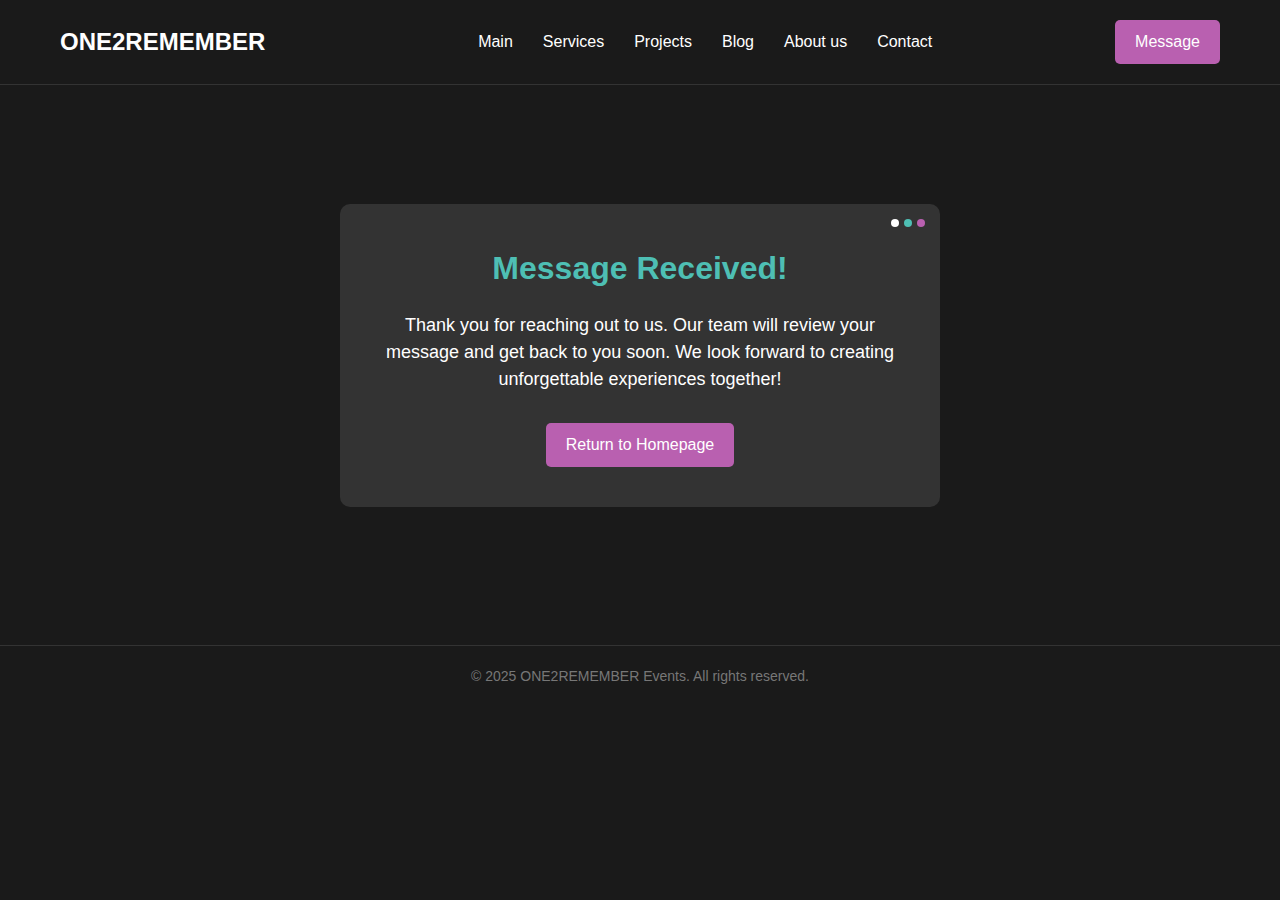
<file: thanks.html>
<!DOCTYPE html>
<html lang="en">
<head>
  <meta charset="UTF-8">
  <meta name="viewport" content="width=device-width, initial-scale=1.0">
  <title>Thank You - ONE2REMEMBER Events</title>
  <link rel="stylesheet" href="css/styles.css">
</head>
<body>
  <header>
    <div class="container">
      <div class="nav-container">
        <a href="index.html" class="logo">ONE2REMEMBER</a>
        <nav>
          <ul class="nav-menu">
            <li><a href="index.html">Main</a></li>
            <li><a href="services.html">Services</a></li>
            <li><a href="projects.html">Projects</a></li>
            <li><a href="blog.html">Blog</a></li>
            <li><a href="about.html">About us</a></li>
            <li><a href="contact.html">Contact</a></li>
          </ul>
          <div class="menu-toggle">
            <svg width="24" height="24" viewBox="0 0 24 24" fill="none" xmlns="http://www.w3.org/2000/svg">
              <path d="M3 12H21" stroke="white" stroke-width="2" stroke-linecap="round" stroke-linejoin="round"/>
              <path d="M3 6H21" stroke="white" stroke-width="2" stroke-linecap="round" stroke-linejoin="round"/>
              <path d="M3 18H21" stroke="white" stroke-width="2" stroke-linecap="round" stroke-linejoin="round"/>
            </svg>
          </div>
        </nav>
        <a href="contact.html" class="button">Message</a>
      </div>
    </div>
  </header>

  <section class="thank-you-section">
    <div class="container">
      <div class="thank-you-card">
        <div class="dots-indicator">
          <div class="colored-dot white"></div>
          <div class="colored-dot teal"></div>
          <div class="colored-dot purple"></div>
        </div>
        <h1 class="thank-you-title">Message Received!</h1>
        <p class="thank-you-message">Thank you for reaching out to us. Our team will review your message and get back to you soon. We look forward to creating unforgettable experiences together!</p>
        <a href="index.html" class="button">Return to Homepage</a>
      </div>
    </div>
  </section>

  <footer>
    <div class="container">
      <p>&copy; 2025 ONE2REMEMBER Events. All rights reserved.</p>
    </div>
  </footer>
</body>
</html>
</file>
<file: css/styles.css>
/* Reset and base styles */
* {
  margin: 0;
  padding: 0;
  box-sizing: border-box;
  font-family: Arial, sans-serif;
}

html {
  scroll-behavior: smooth;
}

body {
  background-color: #1a1a1a;
  color: white;
  line-height: 1.5;
}

.container {
  max-width: 1200px;
  margin: 0 auto;
  padding: 0 20px;
}

/* Common color variables */
:root {
  --color-purple: #b960b0;
  --color-purple-hover: #a04d97;
  --color-teal: #4ebfb4;
  --color-dark: #333;
  --color-background: #1a1a1a;
  --color-white: #fff;
  --color-gray: #555;
}

/* Typography */
h1, h2, h3, h4, h5, h6 {
  font-weight: 700;
}

/* Header styles */
header {
  padding: 20px 0;
  border-bottom: 1px solid #333;
}

.logo {
  font-size: 24px;
  font-weight: 700;
  color: white;
  text-decoration: none;
}

.nav-container {
  display: flex;
  justify-content: space-between;
  align-items: center;
}

nav ul {
  display: flex;
  list-style: none;
}

nav ul li {
  margin-left: 30px;
}

nav ul li a {
  color: white;
  text-decoration: none;
  position: relative;
}

nav ul li a.active::after {
  content: '';
  position: absolute;
  width: 100%;
  height: 2px;
  background-color: var(--color-purple);
  bottom: -5px;
  left: 0;
}

.button {
  background-color: var(--color-purple);
  color: white;
  border: none;
  padding: 10px 20px;
  border-radius: 5px;
  cursor: pointer;
  text-decoration: none;
  display: inline-block;
  transition: background-color 0.3s ease;
}

.button:hover {
  background-color: var(--color-purple-hover);
}

/* Mobile menu styles */
.menu-toggle {
  display: none;
  cursor: pointer;
}

@media (max-width: 768px) {
  .menu-toggle {
    display: block;
  }
  
  .nav-menu {
    position: fixed;
    top: 70px;
    left: -100%;
    width: 100%;
    height: calc(100vh - 70px);
    background-color: var(--color-background);
    flex-direction: column;
    align-items: center;
    padding: 40px 0;
    transition: left 0.3s ease;
    z-index: 1000;
  }
  
  .nav-menu.active {
    left: 0;
  }
  
  nav ul li {
    margin: 20px 0;
  }
  
  .nav-container .button {
    display: none;
  }
}

/* Hero section */
.hero {
  padding: 30px 0;
  display: flex;
  align-items: center;
  justify-content: space-between;
}

.hero-content {
  flex: 1;
}

.hero-image {
  flex: 1;
  text-align: right;
  position: relative;
}

.hero-card {
  background-color: #33333300;
  border-radius: 10px;
  padding: 5px;
  display: inline-block;
  transform: rotate(5deg);
}

.hero-title {
  font-size: 64px;
  font-weight: 900;
  line-height: 1;
  margin-bottom: 0;
}

.hero-title span {
  color: var(--color-purple);
}

.hero-subtitle {
  font-size: 64px;
  color: var(--color-teal);
  font-weight: 900;
  line-height: 1;
  margin-top: 0;
}

/* Fix for the double .hero class in index.html */
.hero .hero {
  padding: 0;
}

/* Company info section */
.company-info {
  display: flex;
  justify-content: space-between;
  margin: 50px 0;
}

.info-column {
  flex: 1;
  margin-right: 30px;
}

.info-column:last-child {
  margin-right: 0;
}

.info-column h3 {
  font-size: 16px;
  margin-bottom: 10px;
  color: var(--color-teal);
}

.info-column p {
  font-size: 14px;
  color: #ccc;
}

/* Services section */
.services {
  margin: 80px 0;
}

h2.section-title {
  font-size: 36px;
  margin-bottom: 30px;
}

.services-grid {
  display: grid;
  grid-template-columns: repeat(4, 1fr);
  gap: 20px;
  margin-bottom: 30px;
}

.services-grid::-webkit-scrollbar {
  display: none;
}

/* Event Grid Styling - for soul-section */
.event-grid {
  display: grid;
  grid-template-columns: repeat(3, 1fr);
  gap: 20px;
  margin-bottom: 30px;
}

/* Blog cards specific styles */
.blog-card-content {
  padding: 20px;
}

/* News section specific styles */
.news-section {
  padding: 40px 0;
}

.news-image {
  flex: 0 0 250px;
}

.news-content {
  padding: 20px;
}

/* Experience section specific styles */
.experience-section {
  padding-bottom: 60px;
}

.experience-image {
  flex: 0 0 300px;
}

.experience-content {
  padding: 30px;
}

.experience-highlight, .about-highlight {
  font-size: 36px;
  font-weight: 900;
  color: var(--color-purple);
  margin-bottom: 15px;
}

.experience-text, .about-text {
  color: #ccc;
  margin-bottom: 20px;
}

/* About section specific styles */
.about-section {
  padding: 60px 0;
}

.about-image {
  flex: 0 0 300px;
}

.about-content {
  padding: 30px;
  flex: 1;
}

.centered-about-card .about-content {
  text-align: center;
}

/* Mind section specific styles */
.mind-section {
  margin: 80px 0;
  display: flex;
  align-items: center;
}

.mind-content {
  flex: 1;
  padding-right: 30px;
}

.mind-image {
  flex: 1;
}

.mind-image img {
  width: 100%;
  border-radius: 10px;
}

/* Category buttons for services.html */
.category-buttons {
  display: flex;
  gap: 15px;
  margin: 40px 0;
  overflow-x: auto;
  padding-bottom: 10px;
}

/* Creativity section styles */
.creativity-grid {
  display: grid;
  grid-template-columns: repeat(3, 1fr);
  gap: 20px;
}

.creativity-item {
  background-color: var(--color-dark);
  border-radius: 10px;
  padding: 20px;
  display: flex;
  align-items: flex-start;
}

.creativity-icon {
  width: 50px;
  height: 50px;
  background-color: var(--color-purple);
  border-radius: 10px;
  display: flex;
  align-items: center;
  justify-content: center;
  margin-right: 15px;
  flex-shrink: 0;
}

.creativity-icon.teal {
  background-color: var(--color-teal);
}

/* Page title styling for project.html */
.page-title {
  text-align: center;
  padding: 60px 0 40px;
}

.page-title h1 {
  font-size: 42px;
  text-transform: uppercase;
}

/* Showreel section consistent spacing */
.showreel {
  margin: 80px 0;
  position: relative;
}

/* Featured project specific styles */
.featured-image {
  flex: 0 0 180px;
}

.featured-content {
  padding: 20px;
}

/* Contact form section consistent spacing */
.contact-section {
  padding: 40px 0;
}

/* Footer styles */
footer {
  padding: 20px 0;
  border-top: 1px solid #333;
  text-align: center;
  font-size: 14px;
  color: #777;
  margin-top: 20px;
}

/* Common card component styles */
.card {
  border-radius: 10px;
  position: relative;
  overflow: hidden;
  display: flex;
  flex-direction: column;
  height: 100%;
}

.card-teal {
  background-color: var(--color-teal);
}

.card-purple {
  background-color: var(--color-purple);
}

.card-dark {
  background-color: var(--color-dark);
}

.card-with-padding {
  padding: 20px;
}

.card-dark:has(img) {
  padding: 0; /* Remove padding for dark cards with images */
}

.card-dark img {
  width: 100%;
  height: 100%;
  object-fit: cover;
  display: block;
  border-radius: 10px;
}

.card-dark h3 {
  padding-left: 20px;
  padding-right: 20px;
  padding-top: 20px;
  margin-top: 0;
}

.card-dark ul, .card-dark p {
  padding-left: 20px;
  padding-right: 20px;
  padding-bottom: 20px;
}

/* Card list styles */
.card-list {
  list-style: none;
  margin-top: 15px;
}

.card-list li {
  margin-bottom: 8px;
  display: flex;
  align-items: flex-start;
}

.card-list li::before {
  content: "•";
  margin-right: 8px;
}

/* Dots indicator styling */
.dots-indicator {
  position: absolute;
  top: 15px;
  right: 15px;
  display: flex;
  gap: 5px;
}

.colored-dot {
  width: 8px;
  height: 8px;
  border-radius: 50%;
}

.colored-dot.teal {
  background-color: var(--color-teal);
}

.colored-dot.purple {
  background-color: var(--color-purple);
}

.colored-dot.white {
  background-color: var(--color-white);
}

.colored-dot.gray {
  background-color: var(--color-gray);
}

/* Grid layouts */
.grid {
  display: grid;
  gap: 20px;
}

.grid-3 {
  grid-template-columns: repeat(3, 1fr);
}

.grid-4 {
  grid-template-columns: repeat(4, 1fr);
}

/* Carousel styles - add after line 359 */
.services-carousel {
    display: flex;
    gap: 20px;
    overflow-x: auto;
    scroll-behavior: smooth;
    padding: 20px 0;
    scrollbar-width: none; /* Firefox */
    -ms-overflow-style: none; /* IE and Edge */
    position: relative;
  }
  
  .services-carousel::-webkit-scrollbar {
    display: none; /* Chrome, Safari, Opera */
  }
  
  .service-box {
    flex: 0 0 250px;
    height: 350px;
    border-radius: 10px;
    overflow: hidden;
    position: relative;
    box-shadow: 0 4px 8px rgba(0, 0, 0, 0.3);
    transition: transform 0.3s ease;
  }
  
  .service-box:hover {
    transform: translateY(-10px);
  }
  
  .service-box img {
    width: 100%;
    height: 100%;
    object-fit: cover;
  }
  
  .carousel-dots {
    display: flex;
    justify-content: center;
    margin-top: 20px;
    gap: 10px;
  }
  
  .dot {
    width: 12px;
    height: 12px;
    background-color: #555;
    border-radius: 50%;
    cursor: pointer;
    transition: background-color 0.3s ease;
  }
  
  .dot.active {
    background-color: var(--color-purple);
    width: 14px;
    height: 14px;
  }
  
  /* For mobile devices - prevent auto-scrolling behavior being triggered by hover */
  @media (max-width: 768px) {
    .services-carousel {
      scroll-snap-type: x mandatory;
    }
    
    .service-box {
      flex: 0 0 85%;
      scroll-snap-align: center;
    }
  }

/* Section headings */
.section-header {
  font-size: 36px;
  margin-bottom: 30px;
}

.section-header .teal {
  color: var(--color-teal);
}

.section-header .white {
  color: var(--color-white);
}

/* Standard section margin */
.standard-section {
  margin: 80px 0;
}

/* Button styles */
.button, .read-more, .read-more-button {
  background-color: var(--color-purple);
  color: var(--color-white);
  border: none;
  padding: 10px 20px;
  border-radius: 5px;
  cursor: pointer;
  text-decoration: none;
  display: inline-block;
  transition: background-color 0.3s ease;
}

.button:hover, .read-more:hover, .read-more-button:hover {
  background-color: var(--color-purple-hover);
}

.submit-button {
  background-color: var(--color-white);
  color: black;
  border: none;
  padding: 10px 20px;
  border-radius: 5px;
  cursor: pointer;
  float: right;
}

/* Card overlay styles */
.overlay {
  position: absolute;
  bottom: 0;
  left: 0;
  right: 0;
  background-color: rgba(185, 96, 176, 0.9); /* Purple with 90% opacity */
  padding: 10px;
  color: var(--color-white);
  font-weight: bold;
  text-align: center;
}

.overlay.teal {
  background-color: rgba(78, 191, 180, 0.9); /* Teal with 90% opacity */
}

/* Service items */
.service-item {
  position: relative;
  border-radius: 10px;
  overflow: hidden;
  aspect-ratio: 1/1;
}

.service-item img {
  width: 100%;
  height: 100%;
  object-fit: cover;
}

.service-item-wide {
  position: relative;
  border-radius: 10px;
  overflow: hidden;
  grid-column: span 2;
  aspect-ratio: 2/1;
}

.service-item-wide img {
  width: 100%;
  height: 100%;
  object-fit: cover;
}

/* Apply common card styles */
.event-card,
.project-card,
.blog-card {
  border-radius: 10px;
  position: relative;
  overflow: hidden;
  height: 100%;
  display: flex;
  flex-direction: column;
}

.event-card.teal,
.project-card.teal,
.blog-card.teal {
  background-color: var(--color-teal);
}

.event-card.purple,
.project-card.purple,
.blog-card.purple {
  background-color: var(--color-purple);
}

.event-card.dark,
.project-card.dark,
.blog-card.dark {
  background-color: var(--color-dark);
}

.event-card:not(.dark),
.project-card:not(.dark),
.blog-card:not(.dark) {
  padding: 20px;
}

/* Common flex-layout for content+image cards */
.flex-card {
  display: flex;
  background-color: var(--color-dark);
  border-radius: 10px;
  overflow: hidden;
  margin-bottom: 40px;
  position: relative;
}

.flex-card-image {
  flex: 0 0 40%;
}

.flex-card-image img {
  width: 100%;
  height: 100%;
  object-fit: cover;
}

.flex-card-content {
  flex: 1;
  padding: 30px;
  position: relative;
}

/* Apply this common style to all flex cards */
.news-item,
.about-card,
.experience-card,
.featured-project {
  display: flex;
  background-color: var(--color-dark);
  border-radius: 10px;
  overflow: hidden;
  margin-bottom: 40px;
  position: relative;
}

/* Common stylings for card headings */
.event-card h3,
.project-card h3,
.blog-card h3 {
  font-size: 24px;
  margin-bottom: 20px;
}

/* Common styles for all form inputs */
.form-input {
  width: 100%;
  padding: 10px;
  background-color: transparent;
  border: 1px solid var(--color-teal);
  border-radius: 5px;
  color: var(--color-white);
}

textarea.form-input {
  height: 150px;
  resize: none;
}

/* Event steps in projects.html */
.event-step {
  display: flex;
  margin-bottom: 20px;
}

.event-step-content {
  flex: 1;
}

.event-step h3 {
  color: var(--color-purple);
  margin-bottom: 5px;
  font-size: 18px;
}

.event-step.teal h3 {
  color: var(--color-teal);
}

.event-step p {
  color: #ccc;
}

/* Perfect event container and grid */
.perfect-event-grid {
  display: grid;
  grid-template-columns: repeat(2, 1fr);
  gap: 30px;
  flex: 2;
}

.perfect-event-container {
  display: flex;
  gap: 30px;
}

.event-image {
  flex: 1;
  align-self: center;
}

.event-image img {
  width: 100%;
  border-radius: 10px;
  height: auto;
  object-fit: cover;
}

/* Projects layout in projects.html */
.projects-grid {
  display: grid;
  grid-template-columns: repeat(4, 1fr);
  gap: 15px;
  margin-bottom: 50px;
}

.project-card {
  position: relative;
  border-radius: 10px;
  overflow: hidden;
  height: 180px;
}

/* Thank you page styles */
.thank-you-section {
  display: flex;
  flex-direction: column;
  align-items: center;
  justify-content: center;
  text-align: center;
  min-height: 60vh;
  padding: 60px 20px;
}

.thank-you-card {
  background-color: var(--color-dark);
  border-radius: 10px;
  padding: 40px;
  max-width: 600px;
  width: 100%;
  position: relative;
  overflow: hidden;
}

.thank-you-title {
  font-size: 32px;
  margin-bottom: 20px;
  color: var(--color-teal);
}

.thank-you-message {
  font-size: 18px;
  margin-bottom: 30px;
  color: var(--color-white);
}

/* Load more button in blog.html */
.load-more-button {
  background-color: var(--color-purple);
  color: var(--color-white);
  border: none;
  padding: 10px 20px;
  border-radius: 5px;
  cursor: pointer;
  display: block;
  margin: 40px auto 0;
  transition: background-color 0.3s ease;
}

.load-more-button:hover {
  background-color: var(--color-purple-hover);
}

/* Blog intro text */
.blog-intro {
  font-size: 16px;
  color: #ccc;
  margin-bottom: 40px;
  max-width: 800px;
}

/* Section title styles */
.section-title {
  font-size: 36px;
  text-align: center;
  margin-bottom: 40px;
  text-transform: uppercase;
}

/* Responsive styles for all pages */
@media (max-width: 992px) {
  .hero {
    flex-direction: column;
    text-align: center;
  }
  
  .hero-image {
    margin-top: 30px;
  }
  
  .company-info {
    flex-direction: column;
  }
  
  .info-column {
    margin-right: 0;
    margin-bottom: 30px;
  }
  
  .services-grid,
  .creativity-grid,
  .event-grid,
  .projects-grid,
  .blog-grid,
  .grid-3,
  .grid-4 {
    grid-template-columns: repeat(2, 1fr);
  }
  
  .form-fields {
    grid-template-columns: 1fr;
  }
  
  /* Apply flex-column to all flex-layout cards */
  .flex-card,
  .news-item,
  .about-card,
  .experience-card,
  .featured-project,
  .perfect-event-container,
  .mind-section {
    flex-direction: column;
  }
  
  .flex-card-content,
  .mind-content,
  .about-content,
  .experience-content,
  .featured-content {
    padding-bottom: 30px;
  }

  .perfect-event-grid {
    grid-template-columns: 1fr;
  }
}

@media (max-width: 576px) {
  .services-grid,
  .creativity-grid,
  .event-grid,
  .projects-grid,
  .blog-grid,
  .grid-3,
  .grid-4 {
    grid-template-columns: 1fr;
  }
  
  .hero-title,
  .hero-subtitle {
    font-size: 42px;
  }
  
  .showreel h2 {
    font-size: 36px;
  }
  
  .perfect-event-grid {
    flex-direction: column;
  }

  .projects-grid {
    grid-template-columns: 1fr;
  }
}
</file>
